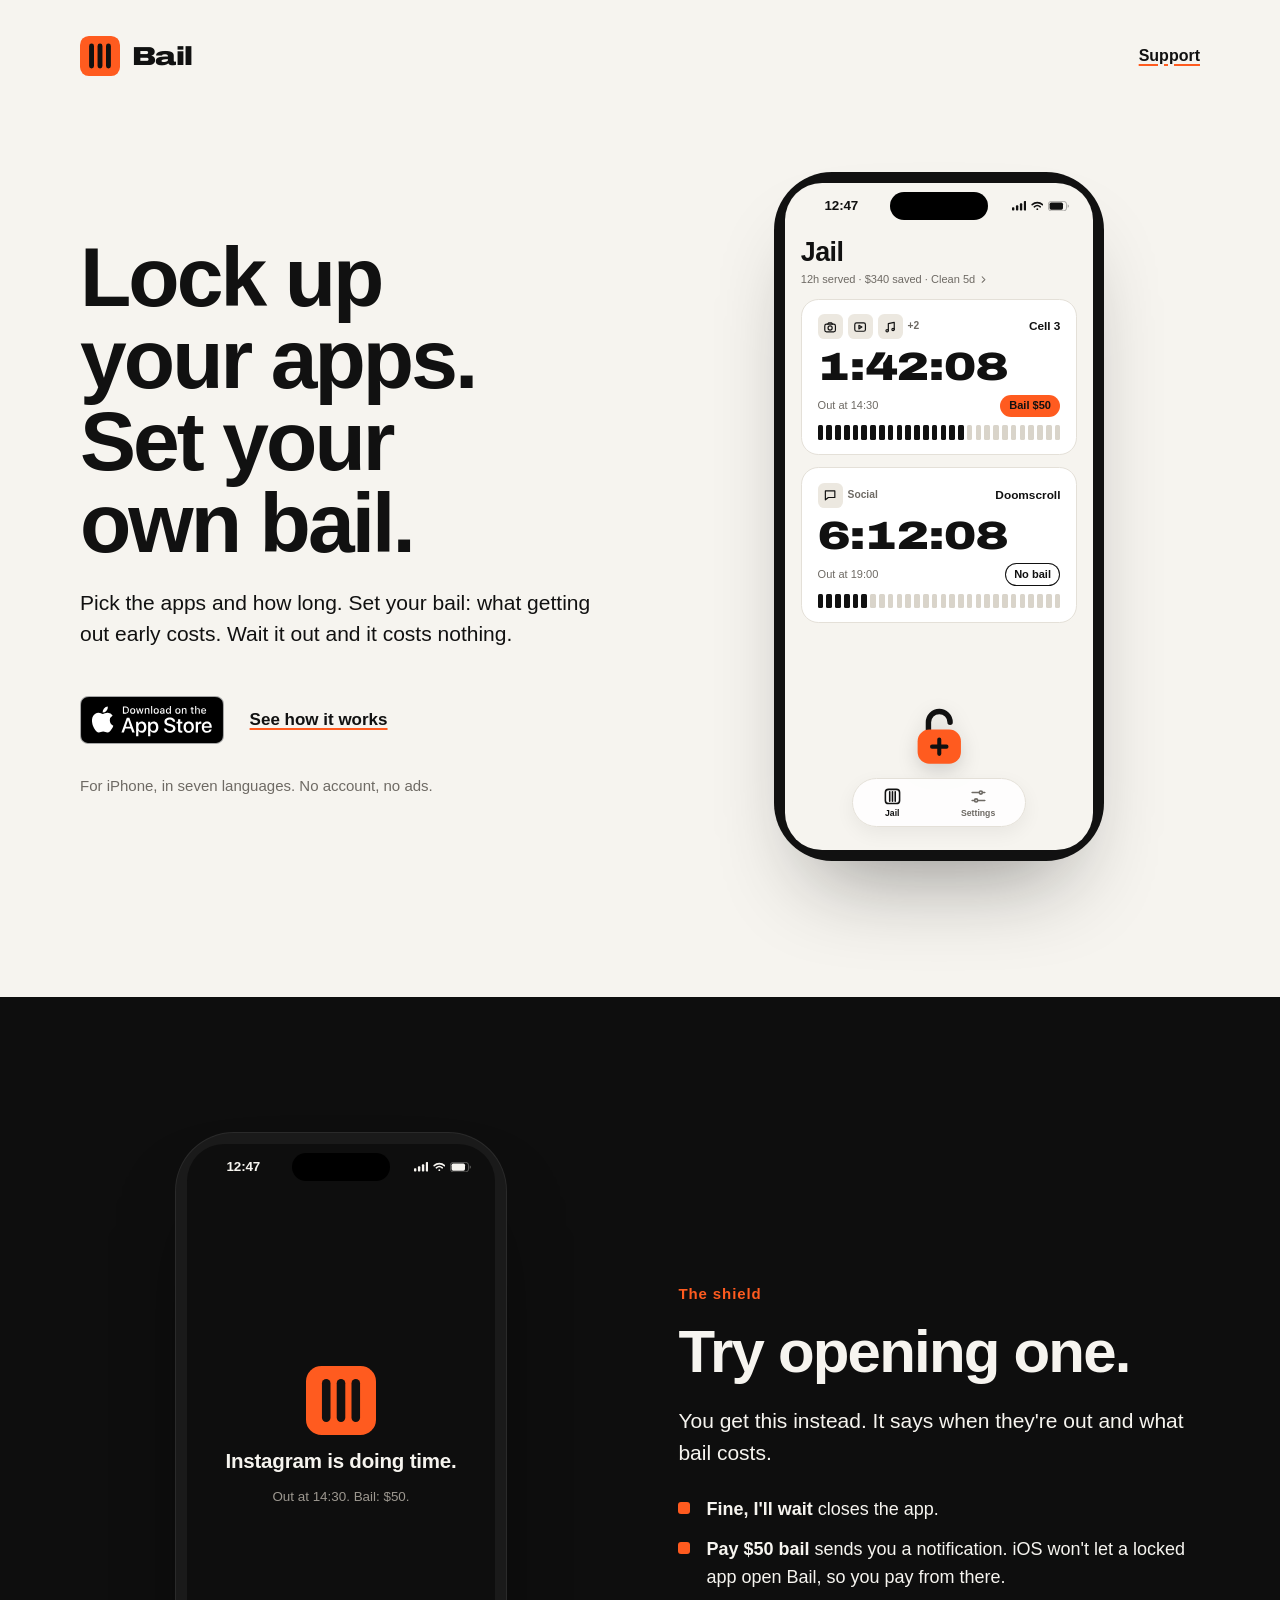
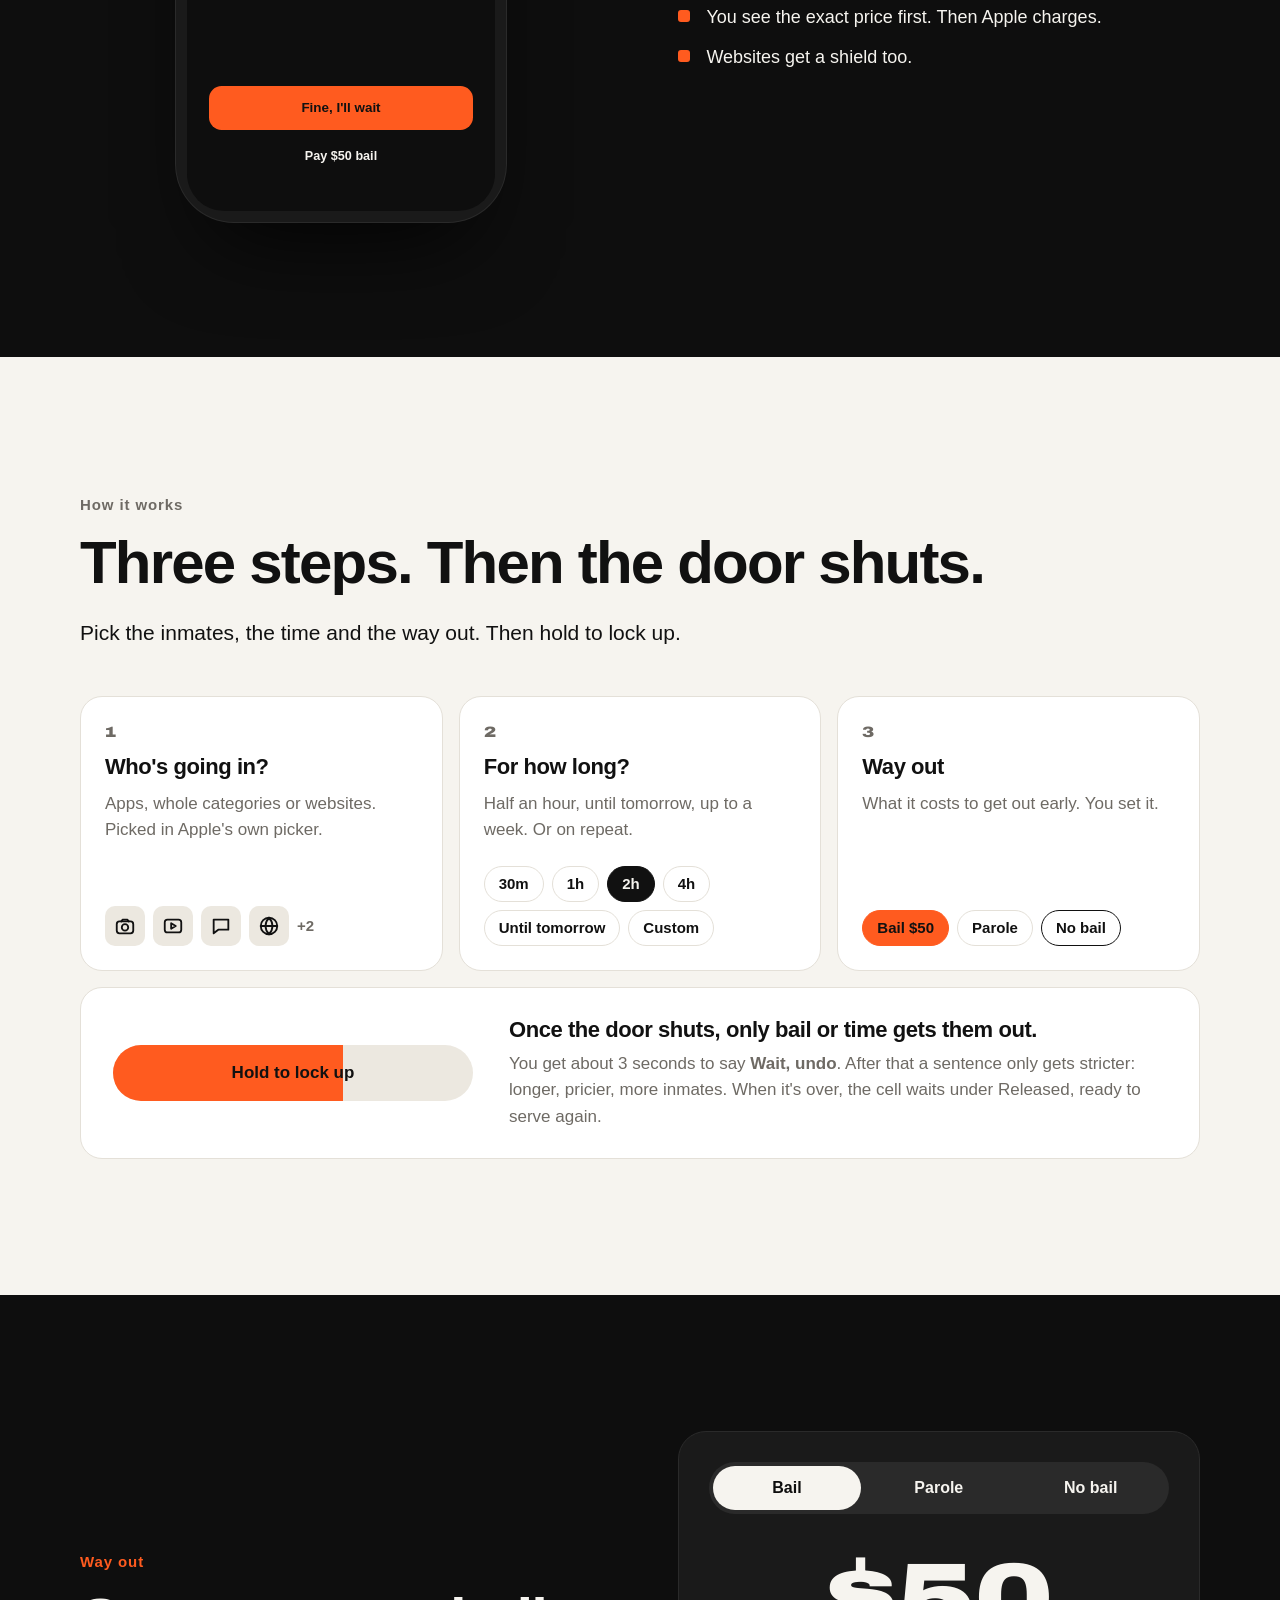
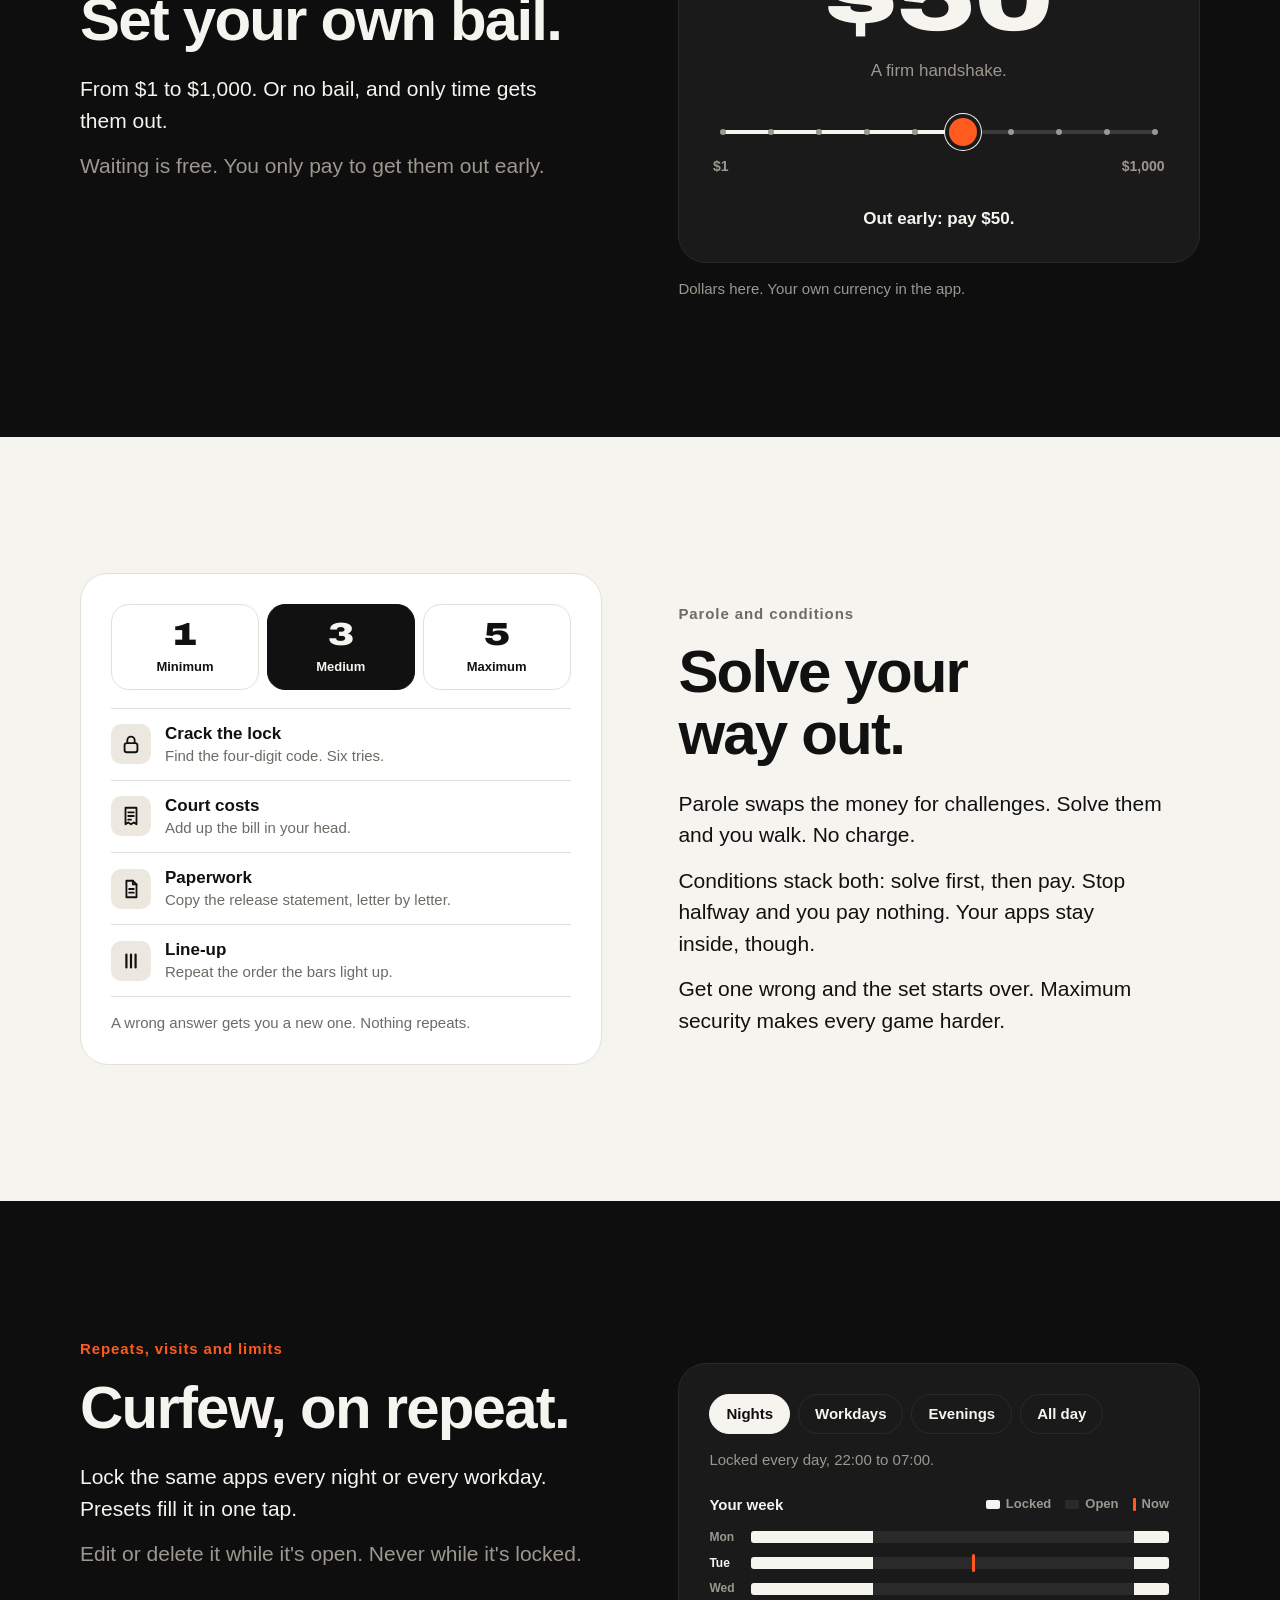
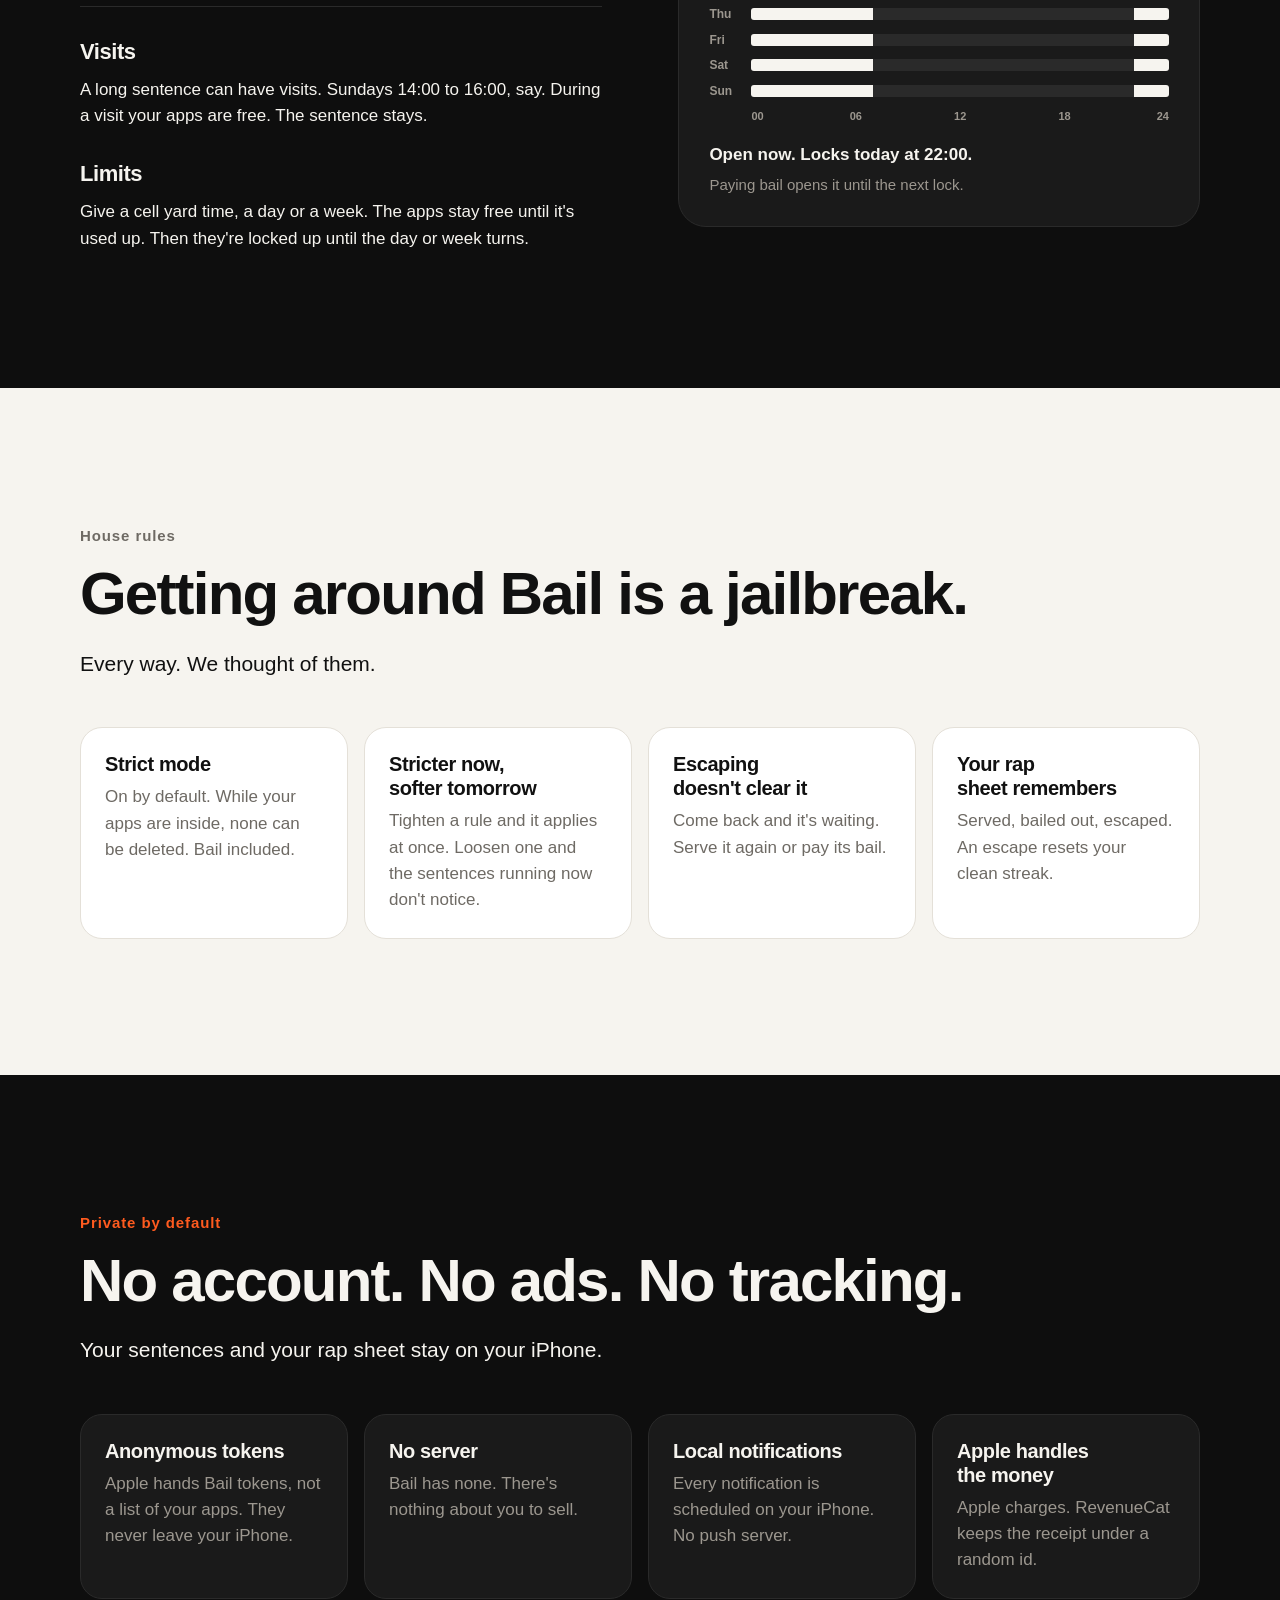
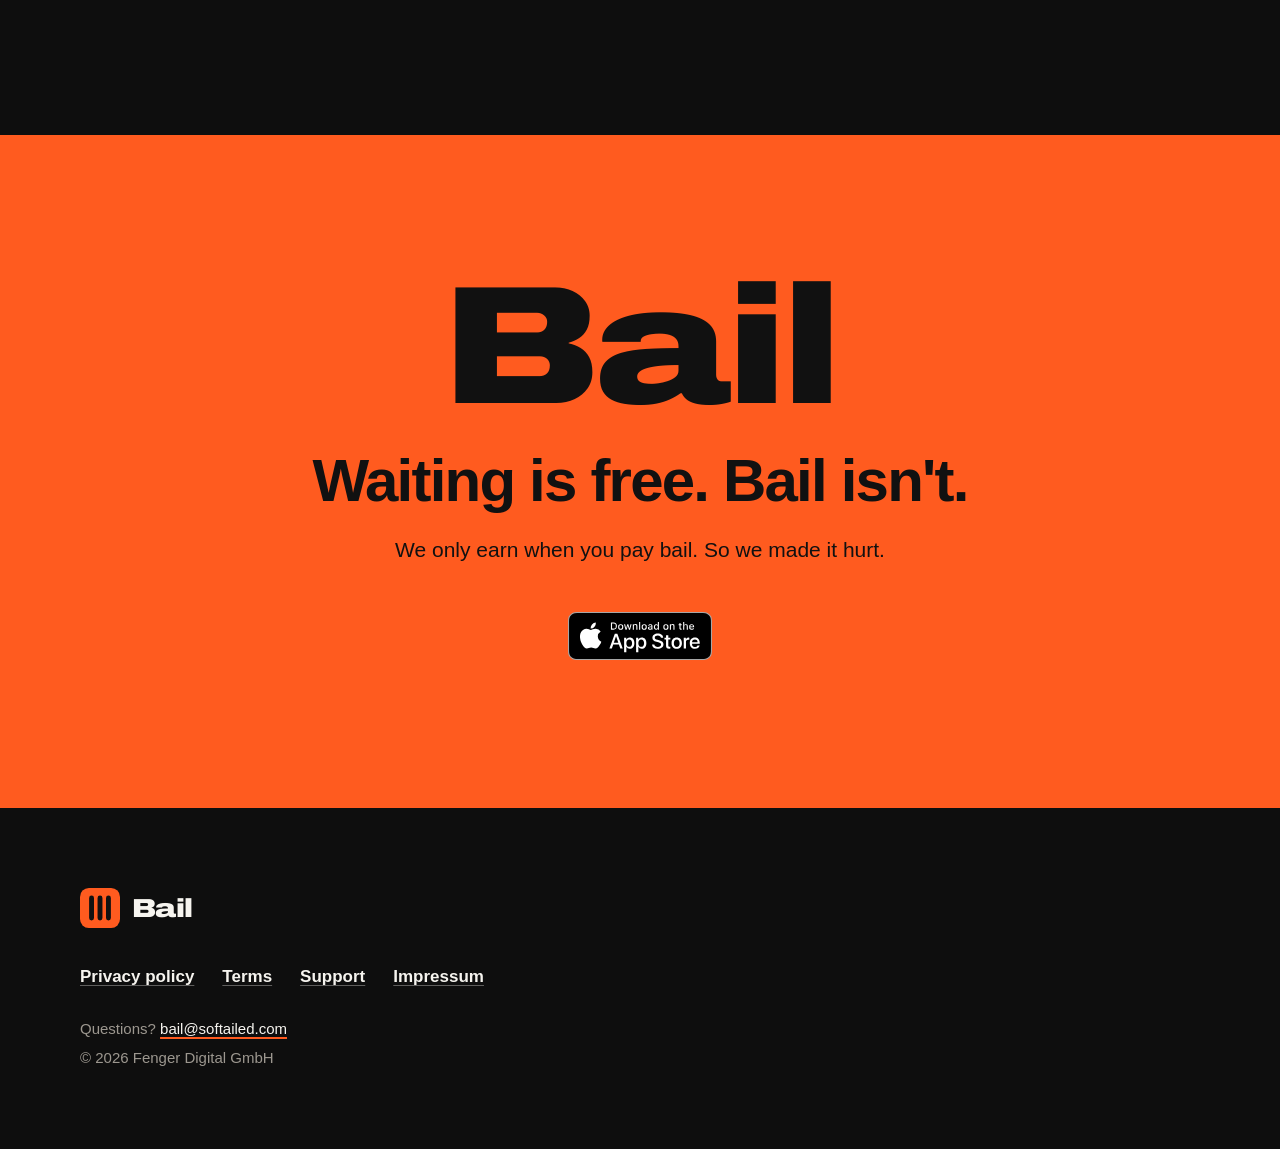
<file: index.html>
<!DOCTYPE html>
<html lang="en">
<head>
<meta charset="utf-8">
<meta name="viewport" content="width=device-width, initial-scale=1">
<title>Bail: lock up your apps. Set your own bail.</title>
<meta name="description" content="Bail is an app blocker for iPhone with money on the line. Lock up apps, categories or websites for a set time. Getting out early costs a bail you set yourself. Waiting is free.">
<meta name="color-scheme" content="light">
<meta name="theme-color" content="#F6F4EF">
<meta property="og:title" content="Bail: lock up your apps. Set your own bail.">
<meta property="og:description" content="An app blocker for iPhone with money on the line. Waiting is free. Bail isn't.">
<meta property="og:type" content="website">
<meta property="og:url" content="https://bail.softailed.com/">
<meta property="og:image" content="https://bail.softailed.com/assets/icon-512.png">
<link rel="icon" href="assets/favicon-32.png" sizes="32x32" type="image/png">
<link rel="icon" href="assets/mark.svg" type="image/svg+xml">
<link rel="apple-touch-icon" href="assets/apple-touch-icon.png">
<link rel="stylesheet" href="style.css">
</head>
<body>

<!-- 01 HERO: the Jail tab ----------------------------------------------- -->
<section class="band light hero">
  <div class="wrap">
    <header class="topbar">
      <a class="brand" href="./" aria-label="Bail home"><img src="assets/mark.svg" alt="" width="40" height="40"><span class="word">Bail</span></a>
      <a class="toplink" href="support/">Support</a>
    </header>

    <div class="split">
      <div class="copy">
        <h1>Lock up your apps. Set your own bail.</h1>
        <p class="lead">Pick the apps and how long. Set your bail: what getting out early costs. Wait it out and it costs nothing.</p>
        <div class="cta">
          <a class="store" href="https://apps.apple.com/app/id6831612674" aria-label="Download Bail on the App Store"><img src="assets/download-on-the-app-store.svg" alt="Download on the App Store" width="144" height="48"></a>
          <a class="more" href="#how">See how it works</a>
        </div>
        <p class="note">For iPhone, in seven languages. No account, no ads.</p>
      </div>

      <div class="visual">
        <div class="phone" role="img" aria-label="The Jail tab in Bail. Cell 3 has 1 hour 42 minutes left, out at 14:30, bail 50 dollars. Doomscroll is out at 19:00, no bail.">
          <div class="screen light" aria-hidden="true">
            <div class="island"></div>
            <div class="sbar">
              <span data-clock>12:47</span>
              <span class="icons">
                <svg class="sig" viewBox="0 0 18 12" fill="currentColor"><rect x="0" y="8" width="3" height="4" rx="1"/><rect x="5" y="5.5" width="3" height="6.5" rx="1"/><rect x="10" y="3" width="3" height="9" rx="1"/><rect x="15" y="0" width="3" height="12" rx="1"/></svg>
                <svg class="wifi" viewBox="0 0 16 12" fill="none" stroke="currentColor" stroke-width="2" stroke-linecap="round"><path d="M1.5 4.6a9.5 9.5 0 0 1 13 0"/><path d="M4.2 7.4a5.6 5.6 0 0 1 7.6 0"/><circle cx="8" cy="10.3" r="1.2" fill="currentColor" stroke="none"/></svg>
                <svg class="bat" viewBox="0 0 27 13"><rect x="0.5" y="0.5" width="23" height="12" rx="3.5" fill="none" stroke="currentColor" opacity="0.4"/><rect x="2" y="2" width="17" height="9" rx="2" fill="currentColor"/><path d="M25 4.5v4c.8-.3 1.3-1.1 1.3-2s-.5-1.7-1.3-2z" fill="currentColor" opacity="0.4"/></svg>
              </span>
            </div>

            <div class="jail">
              <div>
                <div class="title">Jail</div>
                <div class="stats">12h served · $340 saved · Clean 5d <svg viewBox="0 0 24 24" fill="none" stroke="currentColor" stroke-width="2.2" stroke-linecap="round" stroke-linejoin="round"><path d="M9 6l6 6-6 6"/></svg></div>
              </div>

              <div class="mcard">
                <div class="mrow">
                  <div class="tiles">
                    <i><svg viewBox="0 0 24 24" fill="none" stroke="currentColor" stroke-width="2" stroke-linecap="round" stroke-linejoin="round"><rect x="3" y="7" width="18" height="13" rx="3"/><circle cx="12" cy="13.5" r="3.5"/><path d="M8 7l1.5-2h5L16 7"/></svg></i>
                    <i><svg viewBox="0 0 24 24" fill="none" stroke="currentColor" stroke-width="2" stroke-linecap="round" stroke-linejoin="round"><rect x="3" y="5" width="18" height="14" rx="3"/><path d="M10 9l5 3-5 3z"/></svg></i>
                    <i><svg viewBox="0 0 24 24" fill="none" stroke="currentColor" stroke-width="2" stroke-linecap="round" stroke-linejoin="round"><path d="M9 18V6l10-2v12"/><circle cx="7" cy="18" r="2"/><circle cx="17" cy="16" r="2"/></svg></i>
                    <span>+2</span>
                  </div>
                  <span class="cname">Cell 3</span>
                </div>
                <div class="count" data-count="cell3">1:42:10</div>
                <div class="mrow">
                  <span class="outat">Out at 14:30</span>
                  <span class="chip">Bail $50</span>
                </div>
                <div class="ticks" data-ticks="cell3"><i class="on"></i><i class="on"></i><i class="on"></i><i class="on"></i><i class="on"></i><i class="on"></i><i class="on"></i><i class="on"></i><i class="on"></i><i class="on"></i><i class="on"></i><i class="on"></i><i class="on"></i><i class="on"></i><i class="on"></i><i class="on"></i><i class="on"></i><i></i><i></i><i></i><i></i><i></i><i></i><i></i><i></i><i></i><i></i><i></i></div>
              </div>

              <div class="mcard">
                <div class="mrow">
                  <div class="tiles">
                    <i><svg viewBox="0 0 24 24" fill="none" stroke="currentColor" stroke-width="2" stroke-linecap="round" stroke-linejoin="round"><path d="M4 5h16v11H9l-5 4z"/></svg></i>
                    <span>Social</span>
                  </div>
                  <span class="cname">Doomscroll</span>
                </div>
                <div class="count" data-count="doom">6:12:10</div>
                <div class="mrow">
                  <span class="outat">Out at 19:00</span>
                  <span class="chip nobail">No bail</span>
                </div>
                <div class="ticks" data-ticks="doom"><i class="on"></i><i class="on"></i><i class="on"></i><i class="on"></i><i class="on"></i><i class="on"></i><i></i><i></i><i></i><i></i><i></i><i></i><i></i><i></i><i></i><i></i><i></i><i></i><i></i><i></i><i></i><i></i><i></i><i></i><i></i><i></i><i></i><i></i></div>
              </div>
            </div>

            <svg class="lockbtn" viewBox="0 0 112 132"><path d="M32 64V40a24 24 0 0 1 48 0" fill="none" stroke="#111111" stroke-width="12" stroke-linecap="round"/><rect x="8" y="56" width="96" height="76" rx="26" fill="#FF5B1F"/><path d="M56 78v32M40 94h32" fill="none" stroke="#111111" stroke-width="9" stroke-linecap="round"/></svg>

            <div class="tabbar">
              <span class="on"><svg viewBox="0 0 24 24" fill="none" stroke="currentColor" stroke-width="2" stroke-linecap="round"><rect x="3" y="3" width="18" height="18" rx="4"/><path d="M8.5 6v12M12 6v12M15.5 6v12"/></svg>Jail</span>
              <span><svg viewBox="0 0 24 24" fill="none" stroke="currentColor" stroke-width="2" stroke-linecap="round"><path d="M4 7h9M17 7h3M4 17h3M11 17h9"/><circle cx="15" cy="7" r="2"/><circle cx="9" cy="17" r="2"/></svg>Settings</span>
            </div>
          </div>
        </div>
      </div>
    </div>
  </div>
</section>

<main>

<!-- 02 THE SHIELD ------------------------------------------------------- -->
<section class="band dark">
  <div class="wrap split rev">
    <div class="copy">
      <p class="eyebrow">The shield</p>
      <h2>Try opening one.</h2>
      <p class="lead">You get this instead. It says when they're out and what bail costs.</p>
      <ul class="facts">
        <li><span class="ui">Fine, I'll wait</span> closes the app.</li>
        <li><span class="ui">Pay $50 bail</span> sends you a notification. iOS won't let a locked app open Bail, so you pay from there.</li>
        <li>You see the exact price first. Then Apple charges.</li>
        <li>Websites get a shield too.</li>
      </ul>
    </div>

    <div class="visual">
      <div class="phone" role="img" aria-label="The shield on a locked app. Instagram is doing time. Out at 14:30. Bail: 50 dollars. Buttons: Fine, I'll wait, and Pay 50 dollars bail.">
        <div class="screen dark" aria-hidden="true">
          <div class="island"></div>
          <div class="sbar">
            <span data-clock>12:47</span>
            <span class="icons">
              <svg class="sig" viewBox="0 0 18 12" fill="currentColor"><rect x="0" y="8" width="3" height="4" rx="1"/><rect x="5" y="5.5" width="3" height="6.5" rx="1"/><rect x="10" y="3" width="3" height="9" rx="1"/><rect x="15" y="0" width="3" height="12" rx="1"/></svg>
              <svg class="wifi" viewBox="0 0 16 12" fill="none" stroke="currentColor" stroke-width="2" stroke-linecap="round"><path d="M1.5 4.6a9.5 9.5 0 0 1 13 0"/><path d="M4.2 7.4a5.6 5.6 0 0 1 7.6 0"/><circle cx="8" cy="10.3" r="1.2" fill="currentColor" stroke="none"/></svg>
              <svg class="bat" viewBox="0 0 27 13"><rect x="0.5" y="0.5" width="23" height="12" rx="3.5" fill="none" stroke="currentColor" opacity="0.4"/><rect x="2" y="2" width="17" height="9" rx="2" fill="currentColor"/><path d="M25 4.5v4c.8-.3 1.3-1.1 1.3-2s-.5-1.7-1.3-2z" fill="currentColor" opacity="0.4"/></svg>
            </span>
          </div>
          <div class="shield">
            <div class="mid">
              <img src="assets/mark.svg" alt="" width="88" height="88">
              <div class="stitle">Instagram is doing time.</div>
              <div class="ssub">Out at 14:30. Bail: $50.</div>
            </div>
            <div class="btns">
              <div class="sbtn">Fine, I'll wait</div>
              <div class="sbtn plain">Pay $50 bail</div>
            </div>
          </div>
        </div>
      </div>
    </div>
  </div>
</section>

<!-- 03 HOW IT WORKS ----------------------------------------------------- -->
<section class="band light" id="how">
  <div class="wrap">
    <p class="eyebrow">How it works</p>
    <h2>Three steps. Then the door shuts.</h2>
    <p class="lead">Pick the inmates, the time and the way out. Then hold to lock up.</p>

    <div class="steps">
      <div class="step">
        <span class="n">1</span>
        <h3>Who's going in?</h3>
        <p>Apps, whole categories or websites. Picked in Apple's own picker.</p>
        <div class="viz" aria-hidden="true">
          <i><svg viewBox="0 0 24 24" fill="none" stroke="currentColor" stroke-width="2" stroke-linecap="round" stroke-linejoin="round"><rect x="3" y="7" width="18" height="13" rx="3"/><circle cx="12" cy="13.5" r="3.5"/><path d="M8 7l1.5-2h5L16 7"/></svg></i>
          <i><svg viewBox="0 0 24 24" fill="none" stroke="currentColor" stroke-width="2" stroke-linecap="round" stroke-linejoin="round"><rect x="3" y="5" width="18" height="14" rx="3"/><path d="M10 9l5 3-5 3z"/></svg></i>
          <i><svg viewBox="0 0 24 24" fill="none" stroke="currentColor" stroke-width="2" stroke-linecap="round" stroke-linejoin="round"><path d="M4 5h16v11H9l-5 4z"/></svg></i>
          <i><svg viewBox="0 0 24 24" fill="none" stroke="currentColor" stroke-width="2" stroke-linecap="round" stroke-linejoin="round"><circle cx="12" cy="12" r="9"/><path d="M3 12h18M12 3c2.5 2.6 3.8 5.6 3.8 9s-1.3 6.4-3.8 9c-2.5-2.6-3.8-5.6-3.8-9S9.5 5.6 12 3z"/></svg></i>
          <span class="plus">+2</span>
        </div>
      </div>
      <div class="step">
        <span class="n">2</span>
        <h3>For how long?</h3>
        <p>Half an hour, until tomorrow, up to a week. Or on repeat.</p>
        <div class="viz" aria-hidden="true">
          <span class="dchip">30m</span><span class="dchip">1h</span><span class="dchip on">2h</span><span class="dchip">4h</span><span class="dchip">Until tomorrow</span><span class="dchip">Custom</span>
        </div>
      </div>
      <div class="step">
        <span class="n">3</span>
        <h3>Way out</h3>
        <p>What it costs to get out early. You set it.</p>
        <div class="viz" aria-hidden="true">
          <span class="dchip bail">Bail $50</span><span class="dchip">Parole</span><span class="dchip out">No bail</span>
        </div>
      </div>
    </div>

    <div class="hold">
      <div class="holdbtn" aria-hidden="true"><span>Hold to lock up</span></div>
      <div>
        <h3>Once the door shuts, only bail or time gets them out.</h3>
        <p>You get about 3 seconds to say <span class="ui">Wait, undo</span>. After that a sentence only gets stricter: longer, pricier, more inmates. When it's over, the cell waits under Released, ready to serve again.</p>
      </div>
    </div>
  </div>
</section>

<!-- 04 SET YOUR OWN BAIL (demo) ------------------------------------------ -->
<section class="band dark">
  <div class="wrap split">
    <div class="copy">
      <p class="eyebrow">Way out</p>
      <h2>Set your own bail.</h2>
      <p class="lead">From $1 to $1,000. Or no bail, and only time gets them out.</p>
      <p class="lead soft">Waiting is free. You only pay to get them out early.</p>
    </div>

    <div class="visual">
      <div class="panel wayout" id="wayout">
        <div class="seg" role="tablist" aria-label="Way out">
          <button type="button" role="tab" id="tab-bail" aria-selected="true" aria-controls="wo-stage" data-tab="bail">Bail</button>
          <button type="button" role="tab" id="tab-parole" aria-selected="false" aria-controls="wo-stage" data-tab="parole" tabindex="-1">Parole</button>
          <button type="button" role="tab" id="tab-none" aria-selected="false" aria-controls="wo-stage" data-tab="none" tabindex="-1">No bail</button>
        </div>
        <div class="stage" id="wo-stage" role="tabpanel" aria-labelledby="tab-bail">
          <div class="bigamt" id="wo-big" style="--w: 2.42">$50</div>
          <div class="amtline" id="wo-line">A firm handshake.</div>
        </div>
        <div class="ctl" id="wo-slider">
          <div class="range" id="wo-range" style="--p: 0.5556">
            <div class="track"></div>
            <div class="fill"></div>
            <div class="stops" aria-hidden="true"><i style="left: 0%"></i><i style="left: 11.1111%"></i><i style="left: 22.2222%"></i><i style="left: 33.3333%"></i><i style="left: 44.4444%"></i><i style="left: 55.5556%"></i><i style="left: 66.6667%"></i><i style="left: 77.7778%"></i><i style="left: 88.8889%"></i><i style="left: 100%"></i></div>
            <input type="range" id="wo-input" min="0" max="9" step="1" value="5" aria-label="Bail" aria-valuetext="$50. A firm handshake.">
          </div>
          <div class="ends" aria-hidden="true"><span>$1</span><span>$1,000</span></div>
        </div>
        <div class="ctl" id="wo-levels" hidden>
          <div class="label" id="wo-sec">Security</div>
          <div class="levels" role="group" aria-labelledby="wo-sec">
            <button type="button" aria-pressed="false" data-level="0">Minimum</button>
            <button type="button" aria-pressed="true" data-level="1">Medium</button>
            <button type="button" aria-pressed="false" data-level="2">Maximum</button>
          </div>
        </div>
        <p class="sum" id="wo-sum" aria-live="polite">Out early: pay $50.</p>
      </div>
      <p class="fine">Dollars here. Your own currency in the app.</p>
    </div>
  </div>
</section>

<!-- 05 PAROLE AND CONDITIONS --------------------------------------------- -->
<section class="band light">
  <div class="wrap split rev">
    <div class="copy">
      <p class="eyebrow">Parole and conditions</p>
      <h2>Solve your way out.</h2>
      <p class="lead">Parole swaps the money for challenges. Solve them and you walk. No charge.</p>
      <p class="lead">Conditions stack both: solve first, then pay. Stop halfway and you pay nothing. Your apps stay inside, though.</p>
      <p class="lead">Get one wrong and the set starts over. Maximum security makes every game harder.</p>
    </div>

    <div class="visual">
      <div class="panel">
        <div class="sec" aria-label="Security levels">
          <div><b>1</b><span>Minimum</span></div>
          <div class="on"><b>3</b><span>Medium</span></div>
          <div><b>5</b><span>Maximum</span></div>
        </div>
        <ul class="clist">
          <li>
            <i aria-hidden="true"><svg viewBox="0 0 24 24" fill="none" stroke="currentColor" stroke-width="2" stroke-linecap="round" stroke-linejoin="round"><rect x="5" y="11" width="14" height="10" rx="2.5"/><path d="M8 11V8a4 4 0 0 1 8 0v3"/></svg></i>
            <div><b>Crack the lock</b><span>Find the four-digit code. Six tries.</span></div>
          </li>
          <li>
            <i aria-hidden="true"><svg viewBox="0 0 24 24" fill="none" stroke="currentColor" stroke-width="2" stroke-linecap="round" stroke-linejoin="round"><path d="M6 3h12v18l-3-2-3 2-3-2-3 2z"/><path d="M9 8h6M9 12h6M9 16h3"/></svg></i>
            <div><b>Court costs</b><span>Add up the bill in your head.</span></div>
          </li>
          <li>
            <i aria-hidden="true"><svg viewBox="0 0 24 24" fill="none" stroke="currentColor" stroke-width="2" stroke-linecap="round" stroke-linejoin="round"><path d="M7 3h7l4 4v14H7z"/><path d="M14 3v4h4M10 12h5M10 16h5"/></svg></i>
            <div><b>Paperwork</b><span>Copy the release statement, letter by letter.</span></div>
          </li>
          <li>
            <i aria-hidden="true"><svg viewBox="0 0 24 24" fill="none" stroke="currentColor" stroke-width="2.4" stroke-linecap="round"><path d="M7 5v14M12 5v14M17 5v14"/></svg></i>
            <div><b>Line-up</b><span>Repeat the order the bars light up.</span></div>
          </li>
        </ul>
        <p class="cfoot">A wrong answer gets you a new one. Nothing repeats.</p>
      </div>
    </div>
  </div>
</section>

<!-- 06 REPEATS, VISITS AND LIMITS (demo) ----------------------------------------- -->
<section class="band dark">
  <div class="wrap split trio">
    <div class="copy">
      <p class="eyebrow">Repeats, visits and limits</p>
      <h2>Curfew, on repeat.</h2>
      <p class="lead">Lock the same apps every night or every workday. Presets fill it in one tap.</p>
      <p class="lead soft">Edit or delete it while it's open. Never while it's locked.</p>
    </div>

    <div class="visual">
      <div class="panel week" id="week">
        <div class="presets" role="group" aria-label="Presets">
          <button type="button" aria-pressed="true" data-preset="nights">Nights</button>
          <button type="button" aria-pressed="false" data-preset="work">Workdays</button>
          <button type="button" aria-pressed="false" data-preset="evenings">Evenings</button>
          <button type="button" aria-pressed="false" data-preset="allday">All day</button>
        </div>
        <p class="ptime" id="wk-time">Locked every day, 22:00 to 07:00.</p>
        <div class="whead">
          <b>Your week</b>
          <span class="legend" aria-hidden="true"><span><i class="lk"></i>Locked</span><span><i class="op"></i>Open</span><span><i class="nw"></i>Now</span></span>
        </div>
        <div class="wrows" id="wk-rows" aria-hidden="true">
          <div class="wrow"><b>Mon</b><div class="wbar" style="background: linear-gradient(to right, var(--srv) 0 29.1667%, var(--ctile) 0 91.6667%, var(--srv) 0)"></div></div>
          <div class="wrow today"><b>Tue</b><div class="wbar" style="background: linear-gradient(to right, var(--srv) 0 29.1667%, var(--ctile) 0 91.6667%, var(--srv) 0)"><span class="now"></span></div></div>
          <div class="wrow"><b>Wed</b><div class="wbar" style="background: linear-gradient(to right, var(--srv) 0 29.1667%, var(--ctile) 0 91.6667%, var(--srv) 0)"></div></div>
          <div class="wrow"><b>Thu</b><div class="wbar" style="background: linear-gradient(to right, var(--srv) 0 29.1667%, var(--ctile) 0 91.6667%, var(--srv) 0)"></div></div>
          <div class="wrow"><b>Fri</b><div class="wbar" style="background: linear-gradient(to right, var(--srv) 0 29.1667%, var(--ctile) 0 91.6667%, var(--srv) 0)"></div></div>
          <div class="wrow"><b>Sat</b><div class="wbar" style="background: linear-gradient(to right, var(--srv) 0 29.1667%, var(--ctile) 0 91.6667%, var(--srv) 0)"></div></div>
          <div class="wrow"><b>Sun</b><div class="wbar" style="background: linear-gradient(to right, var(--srv) 0 29.1667%, var(--ctile) 0 91.6667%, var(--srv) 0)"></div></div>
        </div>
        <div class="axis" aria-hidden="true"><span style="left: 0%">00</span><span style="left: 25%">06</span><span style="left: 50%">12</span><span style="left: 75%">18</span><span style="left: 100%">24</span></div>
        <p class="wstatus" id="wk-status" aria-live="polite">Open now. Locks today at 22:00.</p>
        <p class="wnote">Paying bail opens it until the next lock.</p>
      </div>
    </div>

    <div class="visits">
      <h3>Visits</h3>
      <p>A long sentence can have visits. Sundays 14:00 to 16:00, say. During a visit your apps are free. The sentence stays.</p>
      <h3>Limits</h3>
      <p>Give a cell yard time, a day or a week. The apps stay free until it's used up. Then they're locked up until the day or week turns.</p>
    </div>
  </div>
</section>

<!-- 08 HOUSE RULES -------------------------------------------------------- -->
<section class="band light">
  <div class="wrap">
    <p class="eyebrow">House rules</p>
    <h2>Getting around Bail is a jailbreak.</h2>
    <p class="lead">Every way. We thought of them.</p>
    <div class="cards">
      <div class="card">
        <h3>Strict mode</h3>
        <p>On by default. While your apps are inside, none can be deleted. Bail included.</p>
      </div>
      <div class="card">
        <h3>Stricter now, softer tomorrow</h3>
        <p>Tighten a rule and it applies at once. Loosen one and the sentences running now don't notice.</p>
      </div>
      <div class="card">
        <h3>Escaping doesn't clear it</h3>
        <p>Come back and it's waiting. Serve it again or pay its bail.</p>
      </div>
      <div class="card">
        <h3>Your rap sheet remembers</h3>
        <p>Served, bailed out, escaped. An escape resets your clean streak.</p>
      </div>
    </div>
  </div>
</section>

<!-- 09 PRIVATE BY DEFAULT ------------------------------------------------- -->
<section class="band dark">
  <div class="wrap">
    <p class="eyebrow">Private by default</p>
    <h2>No account. No ads. No tracking.</h2>
    <p class="lead">Your sentences and your rap sheet stay on your iPhone.</p>
    <div class="cards">
      <div class="card">
        <h3>Anonymous tokens</h3>
        <p>Apple hands Bail tokens, not a list of your apps. They never leave your iPhone.</p>
      </div>
      <div class="card">
        <h3>No server</h3>
        <p>Bail has none. There's nothing about you to sell.</p>
      </div>
      <div class="card">
        <h3>Local notifications</h3>
        <p>Every notification is scheduled on your iPhone. No push server.</p>
      </div>
      <div class="card">
        <h3>Apple handles the money</h3>
        <p>Apple charges. RevenueCat keeps the receipt under a random id.</p>
      </div>
    </div>
  </div>
</section>

<!-- 10 CLOSING ------------------------------------------------------------ -->
<section class="band orange closing">
  <div class="wrap">
    <div class="bigword" aria-hidden="true">Bail</div>
    <h2>Waiting is free. Bail isn't.</h2>
    <p class="lead">We only earn when you pay bail. So we made it hurt.</p>
    <div class="cta"><a class="store" href="https://apps.apple.com/app/id6831612674" aria-label="Download Bail on the App Store"><img src="assets/download-on-the-app-store.svg" alt="Download on the App Store" width="144" height="48"></a></div>
  </div>
</section>

</main>

<footer class="foot">
  <div class="wrap">
    <a class="brand" href="./" aria-label="Bail home"><img src="assets/mark.svg" alt="" width="40" height="40"><span class="word">Bail</span></a>
    <nav aria-label="Legal">
      <a href="privacy/">Privacy policy</a>
      <a href="terms/">Terms</a>
      <a href="support/">Support</a>
      <a href="impressum/">Impressum</a>
    </nav>
    <p class="small">Questions? <a href="mailto:bail@softailed.com">bail@softailed.com</a></p>
    <p class="small">&copy; 2026 Fenger Digital GmbH</p>
  </div>
</footer>

<script>
(function () {
  'use strict';

  function pad(n) { return n < 10 ? '0' + n : String(n); }
  function all(sel) { return Array.prototype.slice.call(document.querySelectorAll(sel)); }

  /* One clock for every phone on the page. Cell 3 runs 10:00 to 14:30 and the
     page opens with 1:42:10 left, so the status bars read 12:47 and the
     second cell, out at 19:00, has 6:12:10 left. */
  var opened = Date.now();
  var NOW0 = 12 * 3600 + 47 * 60 + 50;
  var cells = [
    { id: 'cell3', start: 10 * 3600, end: 14 * 3600 + 30 * 60 },
    { id: 'doom', start: 11 * 3600, end: 19 * 3600 }
  ];
  function hms(s) { return Math.floor(s / 3600) + ':' + pad(Math.floor(s / 60) % 60) + ':' + pad(s % 60); }
  function tick() {
    var now = NOW0 + Math.floor((Date.now() - opened) / 1000);
    all('[data-clock]').forEach(function (el) { el.textContent = pad(Math.floor(now / 3600) % 24) + ':' + pad(Math.floor(now / 60) % 60); });
    cells.forEach(function (c) {
      var left = Math.max(0, c.end - now);
      var count = document.querySelector('[data-count="' + c.id + '"]');
      if (count) count.textContent = hms(left);
      var served = Math.min(28, Math.floor(28 * (now - c.start) / (c.end - c.start)));
      all('[data-ticks="' + c.id + '"] i').forEach(function (t, i) { t.className = i < served ? 'on' : ''; });
    });
  }
  tick();
  setInterval(tick, 1000);

  /* Way out: the app's step 3, small. Bail has ten stops from $1 to $1,000,
     each with its own line; parole and no bail as in the app. */
  var LABELS = ['$1', '$2', '$5', '$10', '$20', '$50', '$100', '$200', '$500', '$1,000'];
  var LINES = [
    'A pinky promise.',
    'A double pinky promise.',
    'Cross your heart.',
    "Scout's honor.",
    'A handshake.',
    'A firm handshake.',
    'In writing.',
    'In writing, witnessed.',
    'Notarized.',
    'Carved in stone.'
  ];
  var LEVELS = [1, 3, 5];
  var wo = { tab: 'bail', index: 5, level: 1 }; // $50, the app's default bail
  var big = document.getElementById('wo-big');
  var line = document.getElementById('wo-line');
  var sum = document.getElementById('wo-sum');
  var stage = document.getElementById('wo-stage');
  var slider = document.getElementById('wo-slider');
  var levels = document.getElementById('wo-levels');
  var range = document.getElementById('wo-range');
  var input = document.getElementById('wo-input');
  var tabs = all('#wayout [role="tab"]');

  /* Archivo Expanded Black advance widths in em, so the amount always fits. */
  function emWidth(text) {
    var w = 0;
    for (var i = 0; i < text.length; i++) {
      var c = text.charAt(i);
      w += c === '$' ? 0.75 : c === ',' ? 0.39 : c === ' ' ? 0.3 : /[0-9]/.test(c) ? 0.82 : 0.68;
    }
    return w;
  }

  function renderWayOut() {
    var price = LABELS[wo.index];
    var n = LEVELS[wo.level];
    var text = price;
    var said = LINES[wo.index];
    var summary = 'Out early: pay ' + price + '.';
    if (wo.tab === 'parole') {
      text = String(n);
      said = (n === 1 ? 'Solve one' : 'Solve ' + n) + ' and you walk. No charge.';
      summary = 'Out early: solve ' + n + '. No charge.';
    } else if (wo.tab === 'none') {
      text = 'No bail';
      said = 'Only time gets them out.';
      summary = 'Out at 14:30. Not a minute sooner.';
    }
    big.textContent = text;
    big.style.setProperty('--w', String(Math.max(1.6, emWidth(text))));
    line.textContent = said;
    sum.textContent = summary;
    slider.hidden = wo.tab !== 'bail';
    levels.hidden = wo.tab !== 'parole';
    input.value = String(wo.index);
    input.setAttribute('aria-valuetext', price + '. ' + LINES[wo.index]);
    range.style.setProperty('--p', String(wo.index / 9));
    tabs.forEach(function (t) {
      var on = t.getAttribute('data-tab') === wo.tab;
      t.setAttribute('aria-selected', on ? 'true' : 'false');
      t.tabIndex = on ? 0 : -1;
      if (on) stage.setAttribute('aria-labelledby', t.id);
    });
    all('#wo-levels button').forEach(function (b, i) { b.setAttribute('aria-pressed', i === wo.level ? 'true' : 'false'); });
  }

  tabs.forEach(function (t, i) {
    t.addEventListener('click', function () { wo.tab = t.getAttribute('data-tab'); renderWayOut(); });
    t.addEventListener('keydown', function (e) {
      var step = e.key === 'ArrowRight' ? 1 : e.key === 'ArrowLeft' ? -1 : 0;
      if (!step) return;
      e.preventDefault();
      var next = tabs[(i + step + tabs.length) % tabs.length];
      wo.tab = next.getAttribute('data-tab');
      renderWayOut();
      next.focus();
    });
  });
  input.addEventListener('input', function () { wo.index = Number(input.value); renderWayOut(); });
  all('#wo-levels button').forEach(function (b) {
    b.addEventListener('click', function () { wo.level = Number(b.getAttribute('data-level')); renderWayOut(); });
  });
  renderWayOut();

  /* Repeats: the presets from the app, drawn on a week of half hours. The page
     pretends it is Tuesday, 12:47, like the phones above. */
  var DAYS = ['Monday', 'Tuesday', 'Wednesday', 'Thursday', 'Friday', 'Saturday', 'Sunday'];
  var TODAY = 1;
  var NOW_SLOT = 25;
  var EVERY = [1, 1, 1, 1, 1, 1, 1];
  var PRESETS = {
    nights: { from: 44, to: 14, days: EVERY, text: 'Locked every day, 22:00 to 07:00.' },
    work: { from: 18, to: 34, days: [1, 1, 1, 1, 1, 0, 0], text: 'Locked Monday to Friday, 09:00 to 17:00.' },
    evenings: { from: 36, to: 44, days: EVERY, text: 'Locked every day, 18:00 to 22:00.' },
    allday: { from: 0, to: 48, days: [1, 1, 1, 1, 1, 1, 0], text: 'Locked all day, Monday to Saturday.' }
  };
  var bars = all('#wk-rows .wbar');
  var wkTime = document.getElementById('wk-time');
  var wkStatus = document.getElementById('wk-status');
  var presetButtons = all('#week [data-preset]');

  function grid(p) {
    var g = [];
    var d, k;
    for (d = 0; d < 7; d++) { g.push([]); for (k = 0; k < 48; k++) g[d].push(false); }
    for (d = 0; d < 7; d++) {
      if (!p.days[d]) continue;
      if (p.from < p.to) {
        for (k = p.from; k < p.to; k++) g[d][k] = true;
      } else {
        for (k = p.from; k < 48; k++) g[d][k] = true;
        for (k = 0; k < p.to; k++) g[(d + 1) % 7][k] = true;
      }
    }
    return g;
  }
  function gradient(row) {
    var stops = [];
    var k = 0;
    while (k < 48) {
      var on = row[k];
      var end = k;
      while (end < 48 && row[end] === on) end++;
      stops.push((on ? 'var(--srv) ' : 'var(--ctile) ') + (k * 100 / 48).toFixed(4) + '% ' + (end * 100 / 48).toFixed(4) + '%');
      k = end;
    }
    return 'linear-gradient(to right, ' + stops.join(', ') + ')';
  }
  function when(slot) {
    var d = Math.floor(slot / 48) % 7;
    var k = slot % 48;
    var day = d === TODAY ? 'today' : d === (TODAY + 1) % 7 ? 'tomorrow' : DAYS[d];
    return day + ' at ' + pad(Math.floor(k / 2)) + ':' + (k % 2 ? '30' : '00');
  }
  function renderWeek(id) {
    var p = PRESETS[id];
    var g = grid(p);
    bars.forEach(function (bar, d) { bar.style.background = gradient(g[d]); });
    var start = TODAY * 48 + NOW_SLOT;
    var at = function (s) { return g[Math.floor(s / 48) % 7][s % 48]; };
    var locked = at(start);
    var change = -1;
    for (var k = 1; k <= 336; k++) { if (at(start + k) !== locked) { change = start + k; break; } }
    wkTime.textContent = p.text;
    wkStatus.textContent = (locked ? 'Locked now. Opens ' : 'Open now. Locks ') + (change < 0 ? 'never' : when(change)) + '.';
    presetButtons.forEach(function (b) { b.setAttribute('aria-pressed', b.getAttribute('data-preset') === id ? 'true' : 'false'); });
  }
  presetButtons.forEach(function (b) {
    b.addEventListener('click', function () { renderWeek(b.getAttribute('data-preset')); });
  });
  renderWeek('nights');
}());
</script>
</body>
</html>
</file>
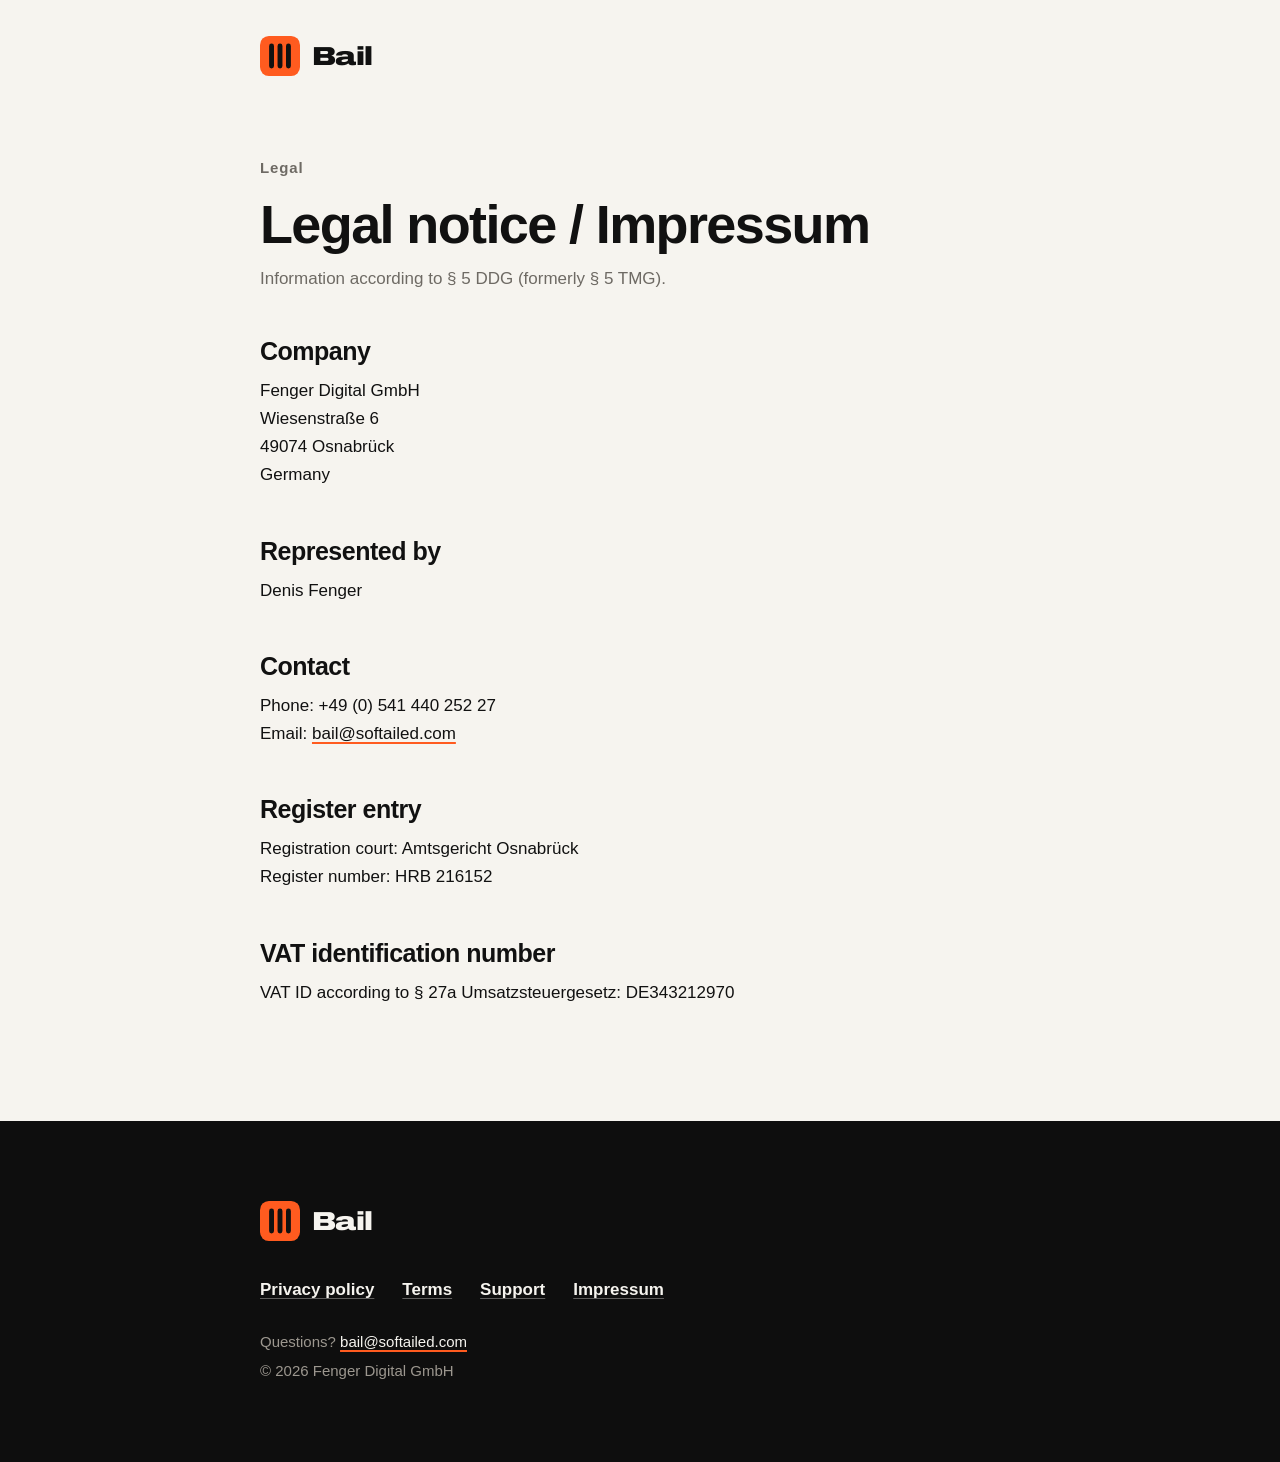
<file: impressum/index.html>
<!DOCTYPE html>
<html lang="en">
<head>
<meta charset="utf-8">
<meta name="viewport" content="width=device-width, initial-scale=1">
<title>Impressum · Bail</title>
<meta name="description" content="Legal notice (Impressum) for Bail, published by Fenger Digital GmbH, Osnabrück, Germany.">
<meta name="color-scheme" content="light dark">
<link rel="icon" href="../assets/favicon-32.png" sizes="32x32" type="image/png">
<link rel="icon" href="../assets/mark.svg" type="image/svg+xml">
<link rel="apple-touch-icon" href="../assets/apple-touch-icon.png">
<link rel="stylesheet" href="../style.css">
</head>
<body class="legal">

<header class="pagehead">
  <div class="wrap">
    <a class="brand" href="../" aria-label="Bail home"><img src="../assets/mark.svg" alt="" width="40" height="40"><span class="word">Bail</span></a>
    <p class="eyebrow">Legal</p>
    <h1>Legal notice / Impressum</h1>
    <p class="stamp">Information according to § 5 DDG (formerly § 5 TMG).</p>
  </div>
</header>

<main class="doc">
  <div class="wrap">
    <div class="prose">
      <h2>Company</h2>
      <p>
        Fenger Digital GmbH<br>
        Wiesenstraße 6<br>
        49074 Osnabrück<br>
        Germany
      </p>

      <h2>Represented by</h2>
      <p>Denis Fenger</p>

      <h2>Contact</h2>
      <p>
        Phone: +49 (0) 541 440 252 27<br>
        Email: <a href="mailto:bail@softailed.com">bail@softailed.com</a>
      </p>

      <h2>Register entry</h2>
      <p>
        Registration court: Amtsgericht Osnabrück<br>
        Register number: HRB 216152
      </p>

      <h2>VAT identification number</h2>
      <p>VAT ID according to § 27a Umsatzsteuergesetz: DE343212970</p>

      <!-- NO "Responsible for content" block, and this is deliberate rather
           than an oversight. § 18 Abs. 2 MStV attaches that named-person
           duty to journalistic or editorial content; these are the legal
           pages of an app blocker, which is not that. The liable party is
           the company, identified above. This mirrors the owner's standing
           decision on the Remsy, Pomini and Rally pages; do not add it back
           without that decision changing. -->
    </div>
  </div>
</main>

<footer class="foot">
  <div class="wrap">
    <a class="brand" href="../" aria-label="Bail home"><img src="../assets/mark.svg" alt="" width="40" height="40"><span class="word">Bail</span></a>
    <nav aria-label="Legal">
      <a href="../privacy/">Privacy policy</a>
      <a href="../terms/">Terms</a>
      <a href="../support/">Support</a>
      <a href="../impressum/">Impressum</a>
    </nav>
    <p class="small">Questions? <a href="mailto:bail@softailed.com">bail@softailed.com</a></p>
    <p class="small">&copy; 2026 Fenger Digital GmbH</p>
  </div>
</footer>

</body>
</html>
</file>
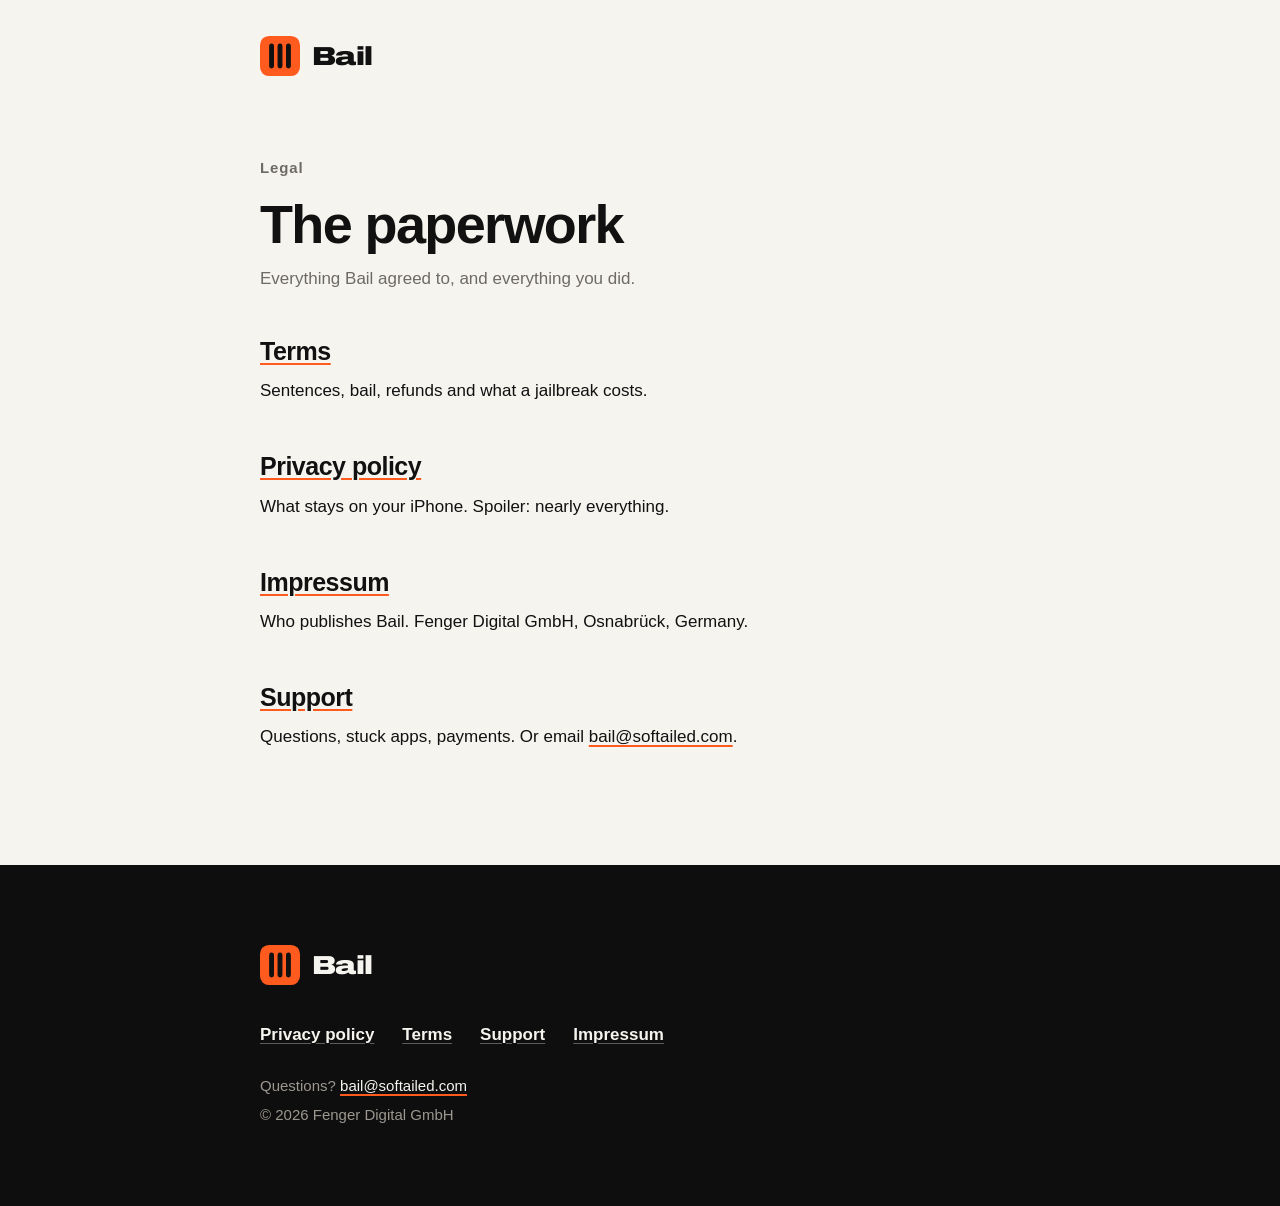
<file: legal/index.html>
<!DOCTYPE html>
<html lang="en">
<head>
<meta charset="utf-8">
<meta name="viewport" content="width=device-width, initial-scale=1">
<title>Legal · Bail</title>
<meta name="description" content="Terms, privacy policy and impressum for Bail, published by Fenger Digital GmbH, Osnabrück, Germany.">
<meta name="color-scheme" content="light dark">
<link rel="icon" href="../assets/favicon-32.png" sizes="32x32" type="image/png">
<link rel="icon" href="../assets/mark.svg" type="image/svg+xml">
<link rel="apple-touch-icon" href="../assets/apple-touch-icon.png">
<link rel="stylesheet" href="../style.css">
</head>
<body class="legal">

<header class="pagehead">
  <div class="wrap">
    <a class="brand" href="../" aria-label="Bail home"><img src="../assets/mark.svg" alt="" width="40" height="40"><span class="word">Bail</span></a>
    <p class="eyebrow">Legal</p>
    <h1>The paperwork</h1>
    <p class="stamp">Everything Bail agreed to, and everything you did.</p>
  </div>
</header>

<main class="doc">
  <div class="wrap">
    <div class="prose">
      <h2><a href="../terms/">Terms</a></h2>
      <p>Sentences, bail, refunds and what a jailbreak costs.</p>

      <h2><a href="../privacy/">Privacy policy</a></h2>
      <p>What stays on your iPhone. Spoiler: nearly everything.</p>

      <h2><a href="../impressum/">Impressum</a></h2>
      <p>Who publishes Bail. Fenger Digital GmbH, Osnabrück, Germany.</p>

      <h2><a href="../support/">Support</a></h2>
      <p>Questions, stuck apps, payments. Or email <a href="mailto:bail@softailed.com">bail@softailed.com</a>.</p>
    </div>
  </div>
</main>

<footer class="foot">
  <div class="wrap">
    <a class="brand" href="../" aria-label="Bail home"><img src="../assets/mark.svg" alt="" width="40" height="40"><span class="word">Bail</span></a>
    <nav aria-label="Legal">
      <a href="../privacy/">Privacy policy</a>
      <a href="../terms/">Terms</a>
      <a href="../support/">Support</a>
      <a href="../impressum/">Impressum</a>
    </nav>
    <p class="small">Questions? <a href="mailto:bail@softailed.com">bail@softailed.com</a></p>
    <p class="small">&copy; 2026 Fenger Digital GmbH</p>
  </div>
</footer>

</body>
</html>
</file>
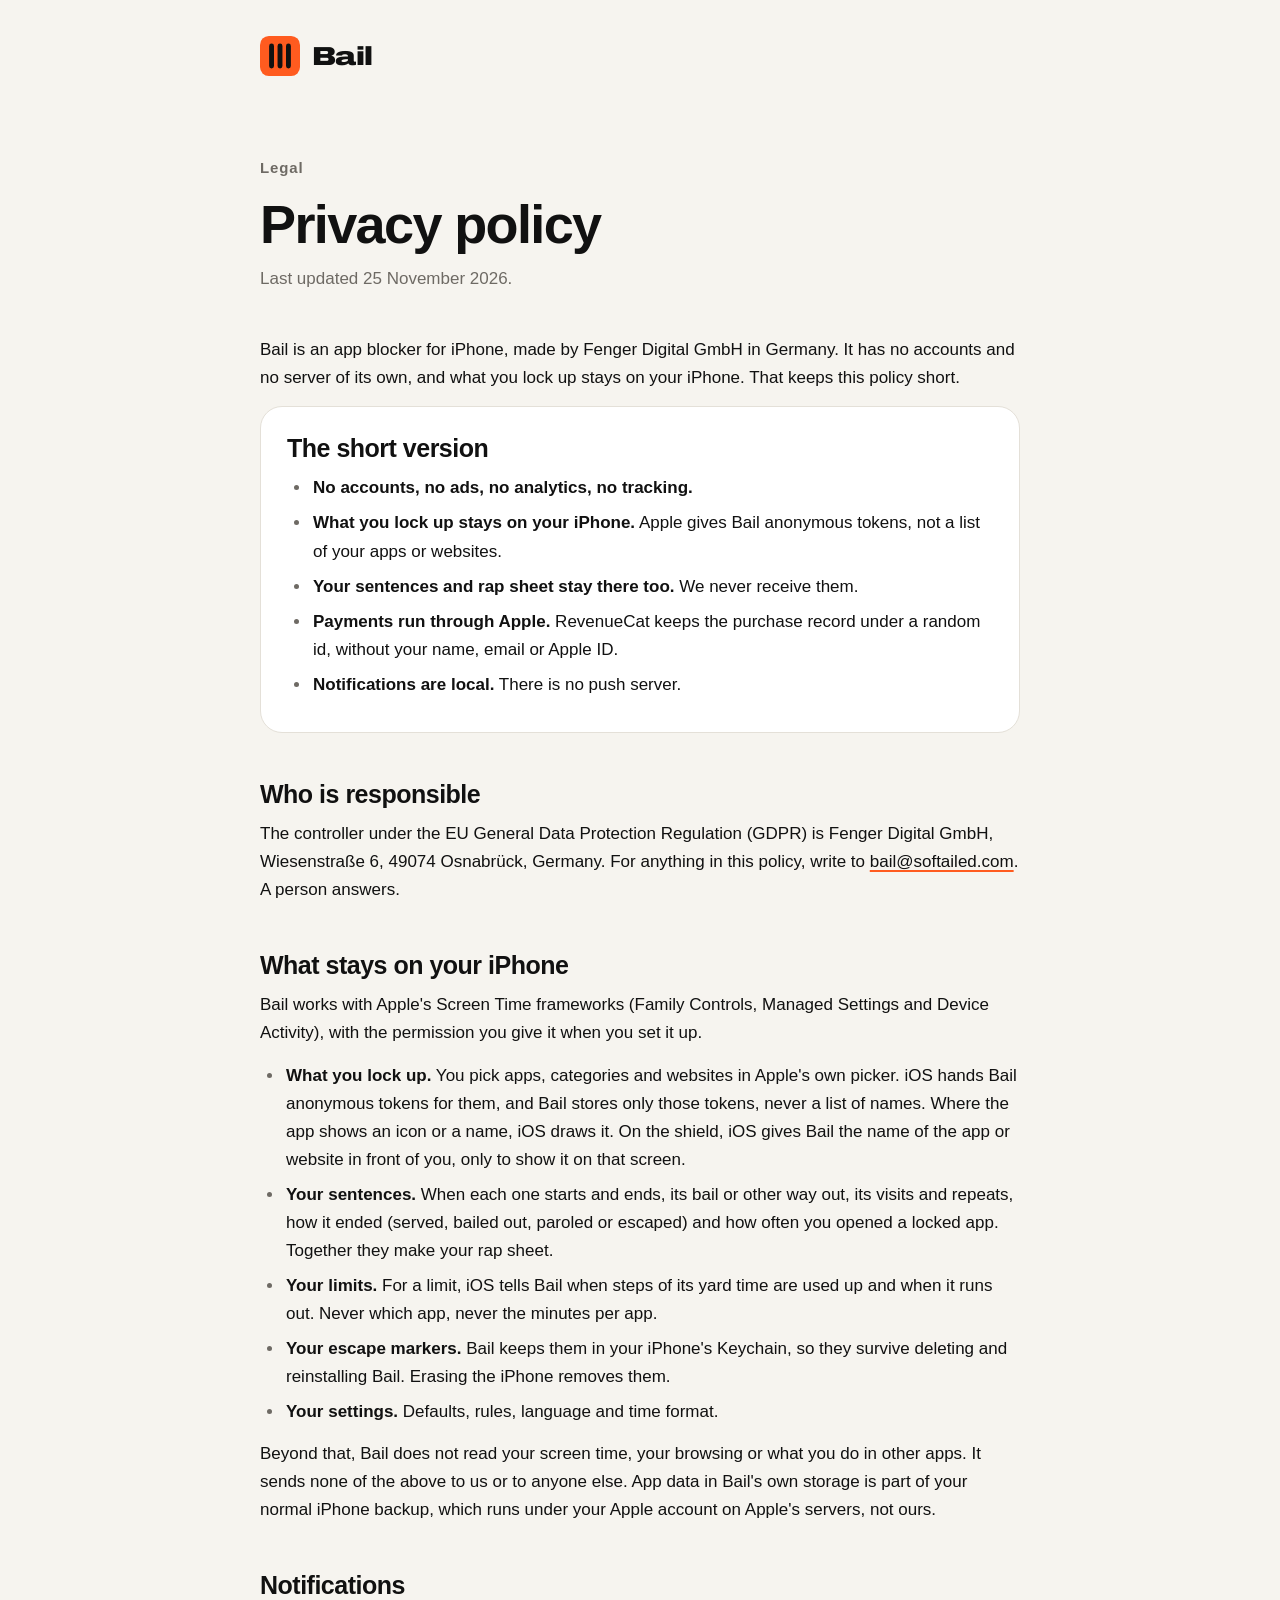
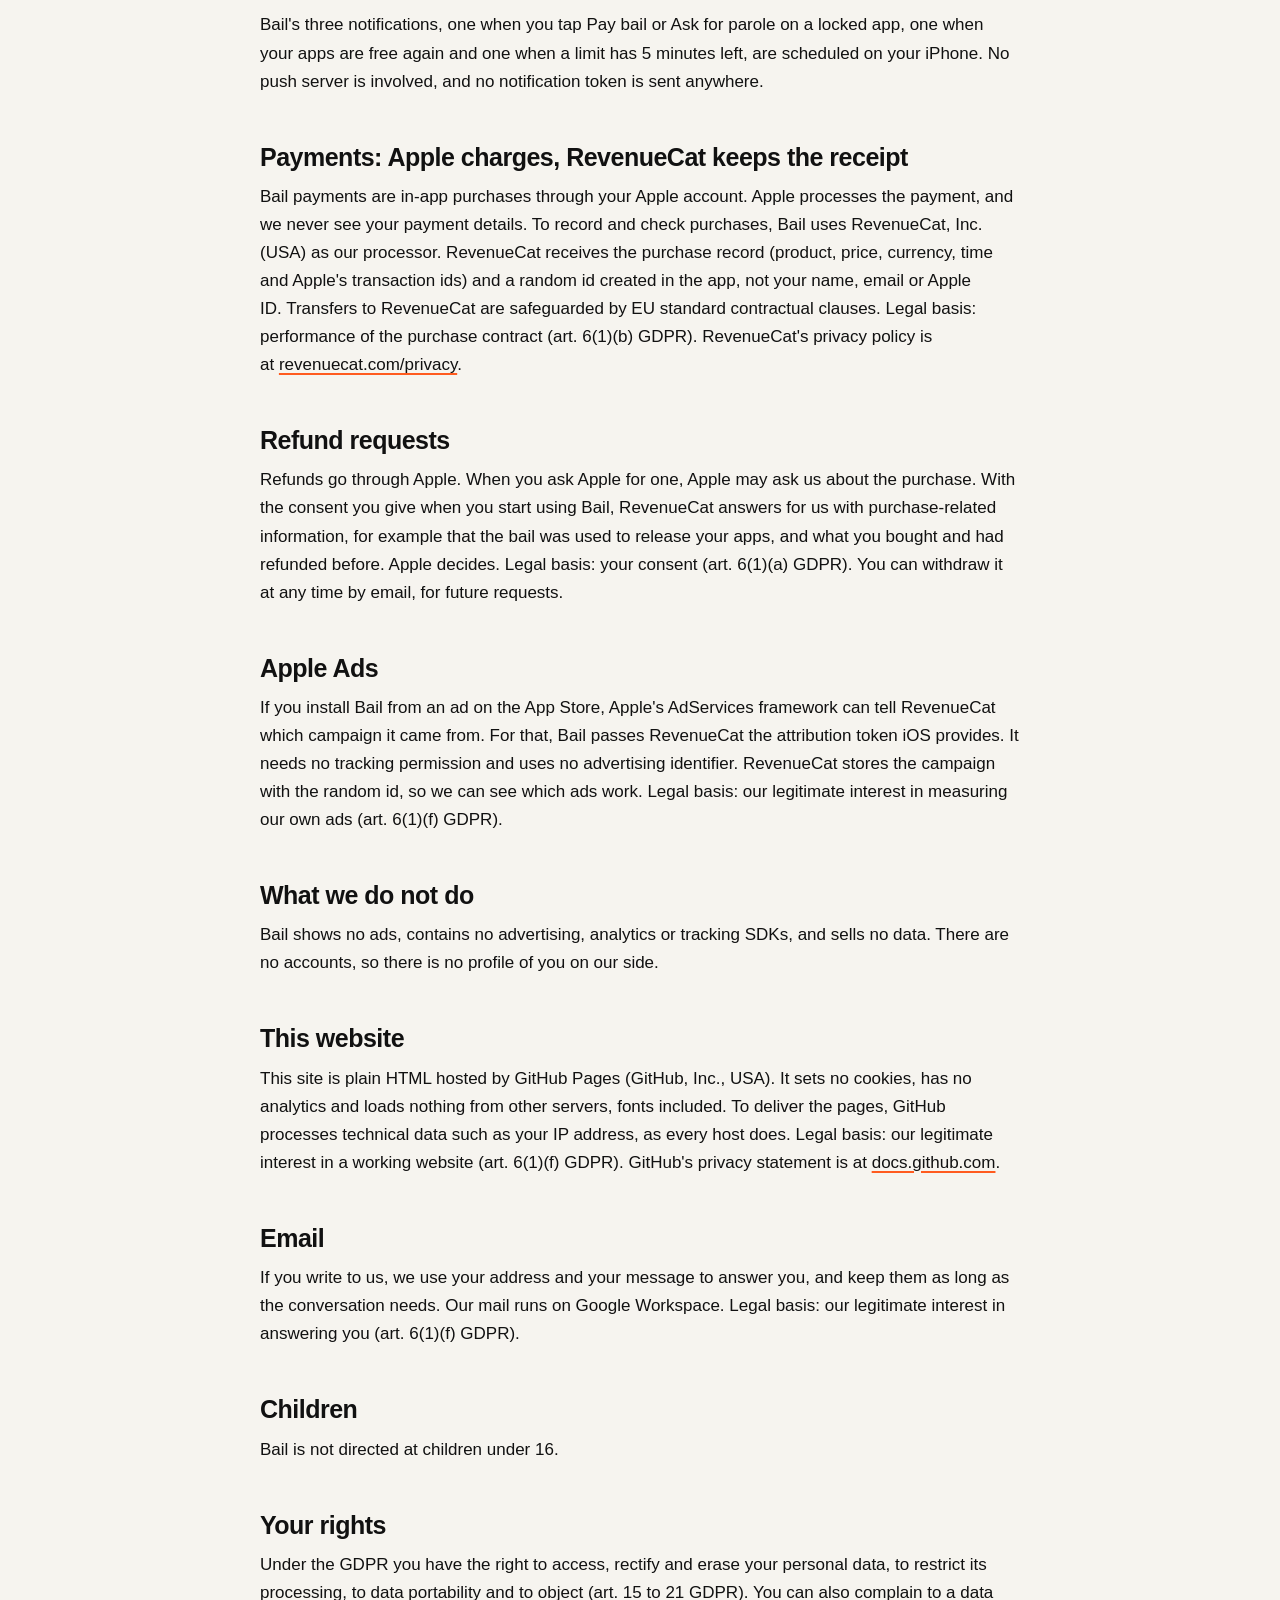
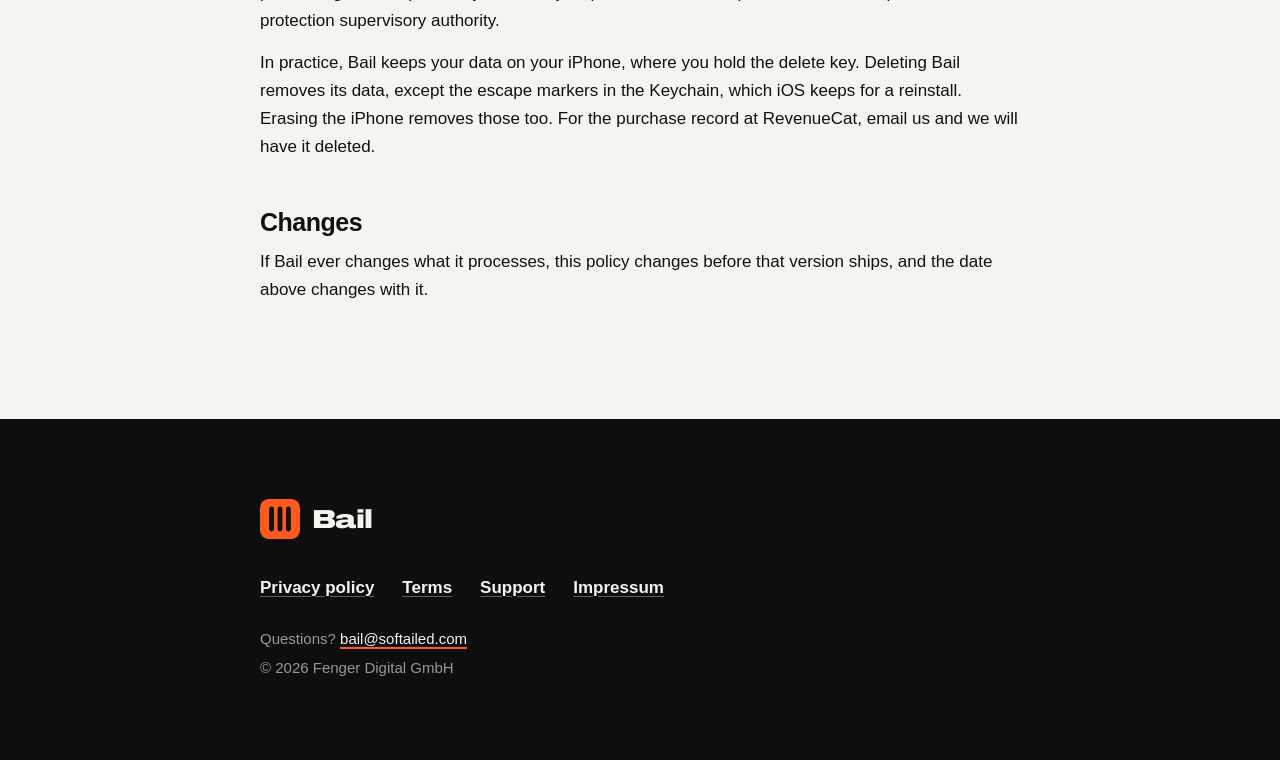
<file: privacy/index.html>
<!DOCTYPE html>
<html lang="en">
<head>
<meta charset="utf-8">
<meta name="viewport" content="width=device-width, initial-scale=1">
<title>Privacy policy · Bail</title>
<meta name="description" content="Bail's privacy policy. No accounts, no ads, no tracking. What you lock up stays on your iPhone.">
<meta name="color-scheme" content="light dark">
<link rel="icon" href="../assets/favicon-32.png" sizes="32x32" type="image/png">
<link rel="icon" href="../assets/mark.svg" type="image/svg+xml">
<link rel="apple-touch-icon" href="../assets/apple-touch-icon.png">
<link rel="stylesheet" href="../style.css">
</head>
<body class="legal">

<header class="pagehead">
  <div class="wrap">
    <a class="brand" href="../" aria-label="Bail home"><img src="../assets/mark.svg" alt="" width="40" height="40"><span class="word">Bail</span></a>
    <p class="eyebrow">Legal</p>
    <h1>Privacy policy</h1>
    <p class="stamp">Last updated 25 November 2026.</p>
  </div>
</header>

<main class="doc">
  <div class="wrap">
    <div class="prose">

      <p>Bail is an app blocker for iPhone, made by Fenger Digital GmbH in Germany. It has no accounts and no server of its own, and what you lock up stays on your iPhone. That keeps this policy short.</p>

      <div class="callout">
        <h2>The short version</h2>
        <ul>
          <li><strong>No accounts, no ads, no analytics, no tracking.</strong></li>
          <li><strong>What you lock up stays on your iPhone.</strong> Apple gives Bail anonymous tokens, not a list of your apps or websites.</li>
          <li><strong>Your sentences and rap sheet stay there too.</strong> We never receive them.</li>
          <li><strong>Payments run through Apple.</strong> RevenueCat keeps the purchase record under a random id, without your name, email or Apple ID.</li>
          <li><strong>Notifications are local.</strong> There is no push server.</li>
        </ul>
      </div>

      <h2>Who is responsible</h2>
      <p>The controller under the EU General Data Protection Regulation (GDPR) is Fenger Digital GmbH, Wiesenstraße 6, 49074 Osnabrück, Germany. For anything in this policy, write to <a href="mailto:bail@softailed.com">bail@softailed.com</a>. A person answers.</p>

      <h2>What stays on your iPhone</h2>
      <p>Bail works with Apple's Screen Time frameworks (Family Controls, Managed Settings and Device Activity), with the permission you give it when you set it up.</p>
      <ul>
        <li><strong>What you lock up.</strong> You pick apps, categories and websites in Apple's own picker. iOS hands Bail anonymous tokens for them, and Bail stores only those tokens, never a list of names. Where the app shows an icon or a name, iOS draws it. On the shield, iOS gives Bail the name of the app or website in front of you, only to show it on that screen.</li>
        <li><strong>Your sentences.</strong> When each one starts and ends, its bail or other way out, its visits and repeats, how it ended (served, bailed out, paroled or escaped) and how often you opened a locked app. Together they make your rap sheet.</li>
        <li><strong>Your limits.</strong> For a limit, iOS tells Bail when steps of its yard time are used up and when it runs out. Never which app, never the minutes per app.</li>
        <li><strong>Your escape markers.</strong> Bail keeps them in your iPhone's Keychain, so they survive deleting and reinstalling Bail. Erasing the iPhone removes them.</li>
        <li><strong>Your settings.</strong> Defaults, rules, language and time format.</li>
      </ul>
      <p>Beyond that, Bail does not read your screen time, your browsing or what you do in other apps. It sends none of the above to us or to anyone else. App data in Bail's own storage is part of your normal iPhone backup, which runs under your Apple account on Apple's servers, not ours.</p>

      <h2>Notifications</h2>
      <p>Bail's three notifications, one when you tap Pay bail or Ask for parole on a locked app, one when your apps are free again and one when a limit has 5 minutes left, are scheduled on your iPhone. No push server is involved, and no notification token is sent anywhere.</p>

      <h2>Payments: Apple charges, RevenueCat keeps the receipt</h2>
      <p>Bail payments are in-app purchases through your Apple account. Apple processes the payment, and we never see your payment details. To record and check purchases, Bail uses RevenueCat, Inc. (USA) as our processor. RevenueCat receives the purchase record (product, price, currency, time and Apple's transaction ids) and a random id created in the app, not your name, email or Apple ID. Transfers to RevenueCat are safeguarded by EU standard contractual clauses. Legal basis: performance of the purchase contract (art. 6(1)(b) GDPR). RevenueCat's privacy policy is at <a href="https://www.revenuecat.com/privacy" rel="noopener">revenuecat.com/privacy</a>.</p>

      <h2>Refund requests</h2>
      <p>Refunds go through Apple. When you ask Apple for one, Apple may ask us about the purchase. With the consent you give when you start using Bail, RevenueCat answers for us with purchase-related information, for example that the bail was used to release your apps, and what you bought and had refunded before. Apple decides. Legal basis: your consent (art. 6(1)(a) GDPR). You can withdraw it at any time by email, for future requests.</p>

      <h2>Apple Ads</h2>
      <p>If you install Bail from an ad on the App Store, Apple's AdServices framework can tell RevenueCat which campaign it came from. For that, Bail passes RevenueCat the attribution token iOS provides. It needs no tracking permission and uses no advertising identifier. RevenueCat stores the campaign with the random id, so we can see which ads work. Legal basis: our legitimate interest in measuring our own ads (art. 6(1)(f) GDPR).</p>

      <h2>What we do not do</h2>
      <p>Bail shows no ads, contains no advertising, analytics or tracking SDKs, and sells no data. There are no accounts, so there is no profile of you on our side.</p>

      <h2>This website</h2>
      <p>This site is plain HTML hosted by GitHub Pages (GitHub, Inc., USA). It sets no cookies, has no analytics and loads nothing from other servers, fonts included. To deliver the pages, GitHub processes technical data such as your IP address, as every host does. Legal basis: our legitimate interest in a working website (art. 6(1)(f) GDPR). GitHub's privacy statement is at <a href="https://docs.github.com/site-policy/privacy-policies/github-general-privacy-statement" rel="noopener">docs.github.com</a>.</p>

      <h2>Email</h2>
      <p>If you write to us, we use your address and your message to answer you, and keep them as long as the conversation needs. Our mail runs on Google Workspace. Legal basis: our legitimate interest in answering you (art. 6(1)(f) GDPR).</p>

      <h2>Children</h2>
      <p>Bail is not directed at children under 16.</p>

      <h2>Your rights</h2>
      <p>Under the GDPR you have the right to access, rectify and erase your personal data, to restrict its processing, to data portability and to object (art. 15 to 21 GDPR). You can also complain to a data protection supervisory authority.</p>
      <p>In practice, Bail keeps your data on your iPhone, where you hold the delete key. Deleting Bail removes its data, except the escape markers in the Keychain, which iOS keeps for a reinstall. Erasing the iPhone removes those too. For the purchase record at RevenueCat, email us and we will have it deleted.</p>

      <h2>Changes</h2>
      <p>If Bail ever changes what it processes, this policy changes before that version ships, and the date above changes with it.</p>

    </div>
  </div>
</main>

<footer class="foot">
  <div class="wrap">
    <a class="brand" href="../" aria-label="Bail home"><img src="../assets/mark.svg" alt="" width="40" height="40"><span class="word">Bail</span></a>
    <nav aria-label="Legal">
      <a href="../privacy/">Privacy policy</a>
      <a href="../terms/">Terms</a>
      <a href="../support/">Support</a>
      <a href="../impressum/">Impressum</a>
    </nav>
    <p class="small">Questions? <a href="mailto:bail@softailed.com">bail@softailed.com</a></p>
    <p class="small">&copy; 2026 Fenger Digital GmbH</p>
  </div>
</footer>

</body>
</html>
</file>
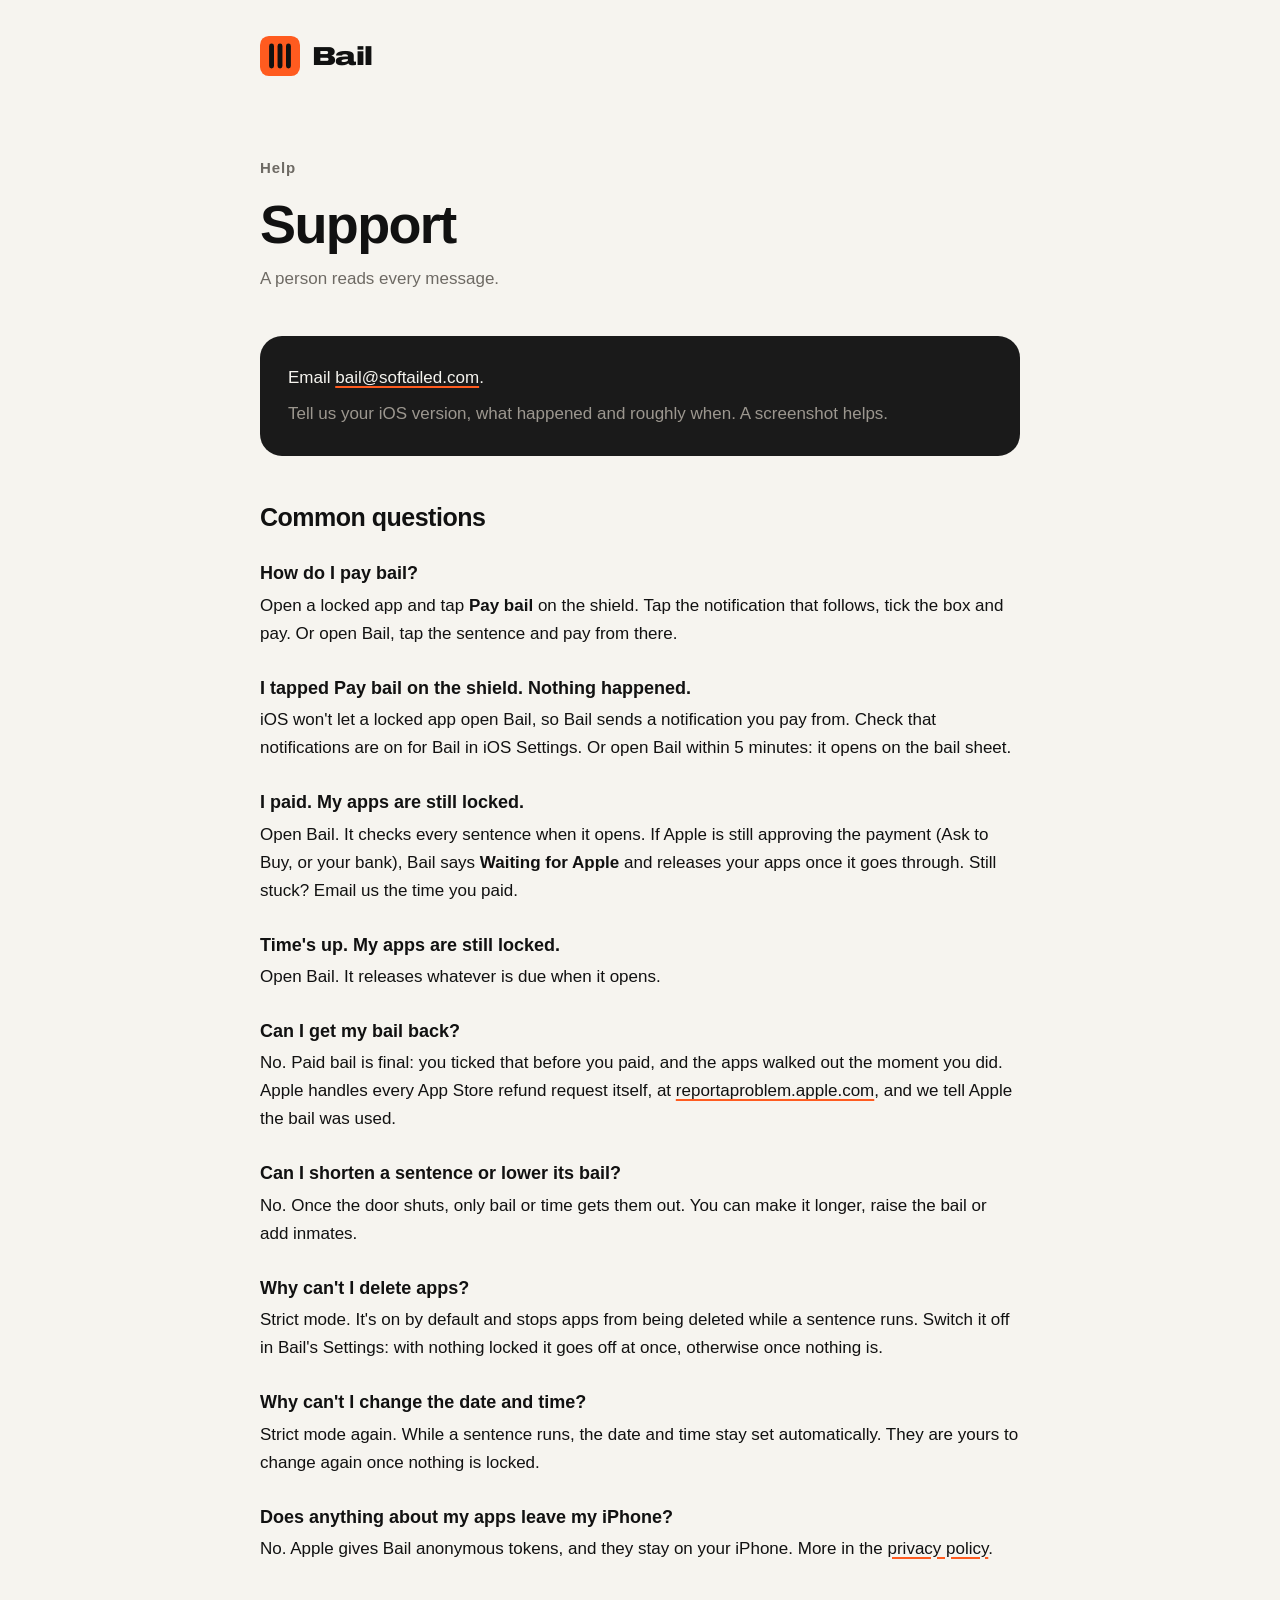
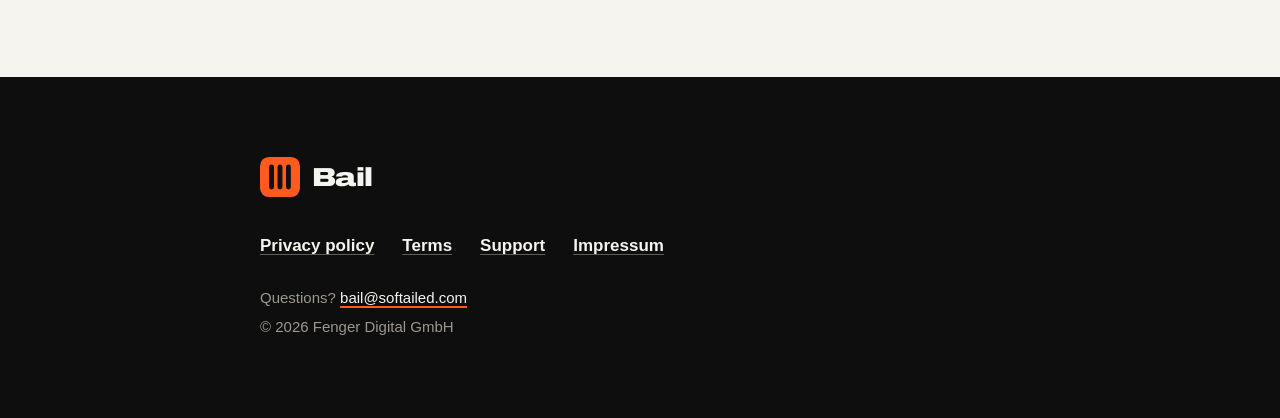
<file: support/index.html>
<!DOCTYPE html>
<html lang="en">
<head>
<meta charset="utf-8">
<meta name="viewport" content="width=device-width, initial-scale=1">
<title>Support · Bail</title>
<meta name="description" content="Help with Bail: paying bail, sentences that won't let go and refunds. Email bail@softailed.com.">
<meta name="color-scheme" content="light dark">
<link rel="icon" href="../assets/favicon-32.png" sizes="32x32" type="image/png">
<link rel="icon" href="../assets/mark.svg" type="image/svg+xml">
<link rel="apple-touch-icon" href="../assets/apple-touch-icon.png">
<link rel="stylesheet" href="../style.css">
</head>
<body class="legal">

<header class="pagehead">
  <div class="wrap">
    <a class="brand" href="../" aria-label="Bail home"><img src="../assets/mark.svg" alt="" width="40" height="40"><span class="word">Bail</span></a>
    <p class="eyebrow">Help</p>
    <h1>Support</h1>
    <p class="stamp">A person reads every message.</p>
  </div>
</header>

<main class="doc">
  <div class="wrap">
    <div class="prose">

      <div class="contact">
        <p>Email <a href="mailto:bail@softailed.com">bail@softailed.com</a>.</p>
        <p>Tell us your iOS version, what happened and roughly when. A screenshot helps.</p>
      </div>

      <h2>Common questions</h2>

      <h3>How do I pay bail?</h3>
      <p>Open a locked app and tap <strong>Pay bail</strong> on the shield. Tap the notification that follows, tick the box and pay. Or open Bail, tap the sentence and pay from there.</p>

      <h3>I tapped Pay bail on the shield. Nothing happened.</h3>
      <p>iOS won't let a locked app open Bail, so Bail sends a notification you pay from. Check that notifications are on for Bail in iOS Settings. Or open Bail within 5 minutes: it opens on the bail sheet.</p>

      <h3>I paid. My apps are still locked.</h3>
      <p>Open Bail. It checks every sentence when it opens. If Apple is still approving the payment (Ask to Buy, or your bank), Bail says <strong>Waiting for Apple</strong> and releases your apps once it goes through. Still stuck? Email us the time you paid.</p>

      <h3>Time's up. My apps are still locked.</h3>
      <p>Open Bail. It releases whatever is due when it opens.</p>

      <h3>Can I get my bail back?</h3>
      <p>No. Paid bail is final: you ticked that before you paid, and the apps walked out the moment you did. Apple handles every App Store refund request itself, at <a href="https://reportaproblem.apple.com" rel="noopener">reportaproblem.apple.com</a>, and we tell Apple the bail was used.</p>

      <h3>Can I shorten a sentence or lower its bail?</h3>
      <p>No. Once the door shuts, only bail or time gets them out. You can make it longer, raise the bail or add inmates.</p>

      <h3>Why can't I delete apps?</h3>
      <p>Strict mode. It's on by default and stops apps from being deleted while a sentence runs. Switch it off in Bail's Settings: with nothing locked it goes off at once, otherwise once nothing is.</p>

      <h3>Why can't I change the date and time?</h3>
      <p>Strict mode again. While a sentence runs, the date and time stay set automatically. They are yours to change again once nothing is locked.</p>

      <h3>Does anything about my apps leave my iPhone?</h3>
      <p>No. Apple gives Bail anonymous tokens, and they stay on your iPhone. More in the <a href="../privacy/">privacy policy</a>.</p>

    </div>
  </div>
</main>

<footer class="foot">
  <div class="wrap">
    <a class="brand" href="../" aria-label="Bail home"><img src="../assets/mark.svg" alt="" width="40" height="40"><span class="word">Bail</span></a>
    <nav aria-label="Legal">
      <a href="../privacy/">Privacy policy</a>
      <a href="../terms/">Terms</a>
      <a href="../support/">Support</a>
      <a href="../impressum/">Impressum</a>
    </nav>
    <p class="small">Questions? <a href="mailto:bail@softailed.com">bail@softailed.com</a></p>
    <p class="small">&copy; 2026 Fenger Digital GmbH</p>
  </div>
</footer>

</body>
</html>
</file>
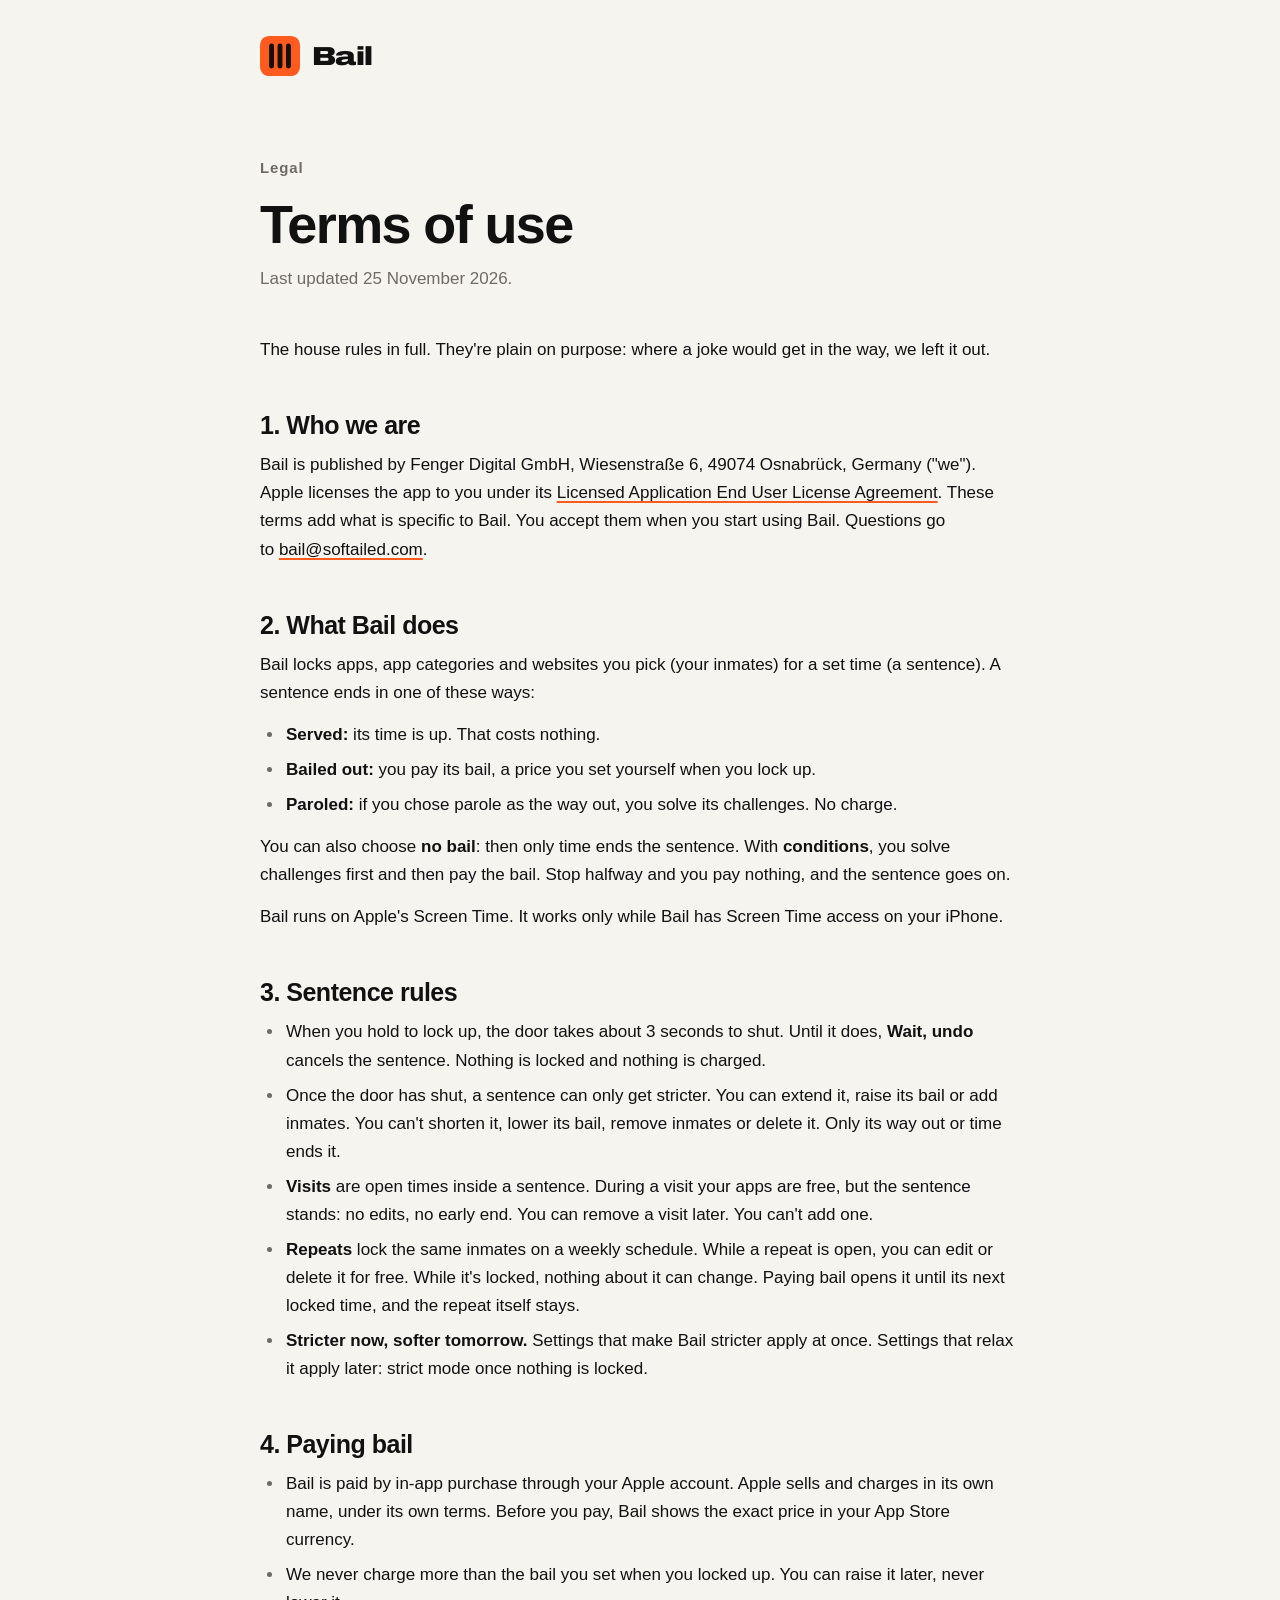
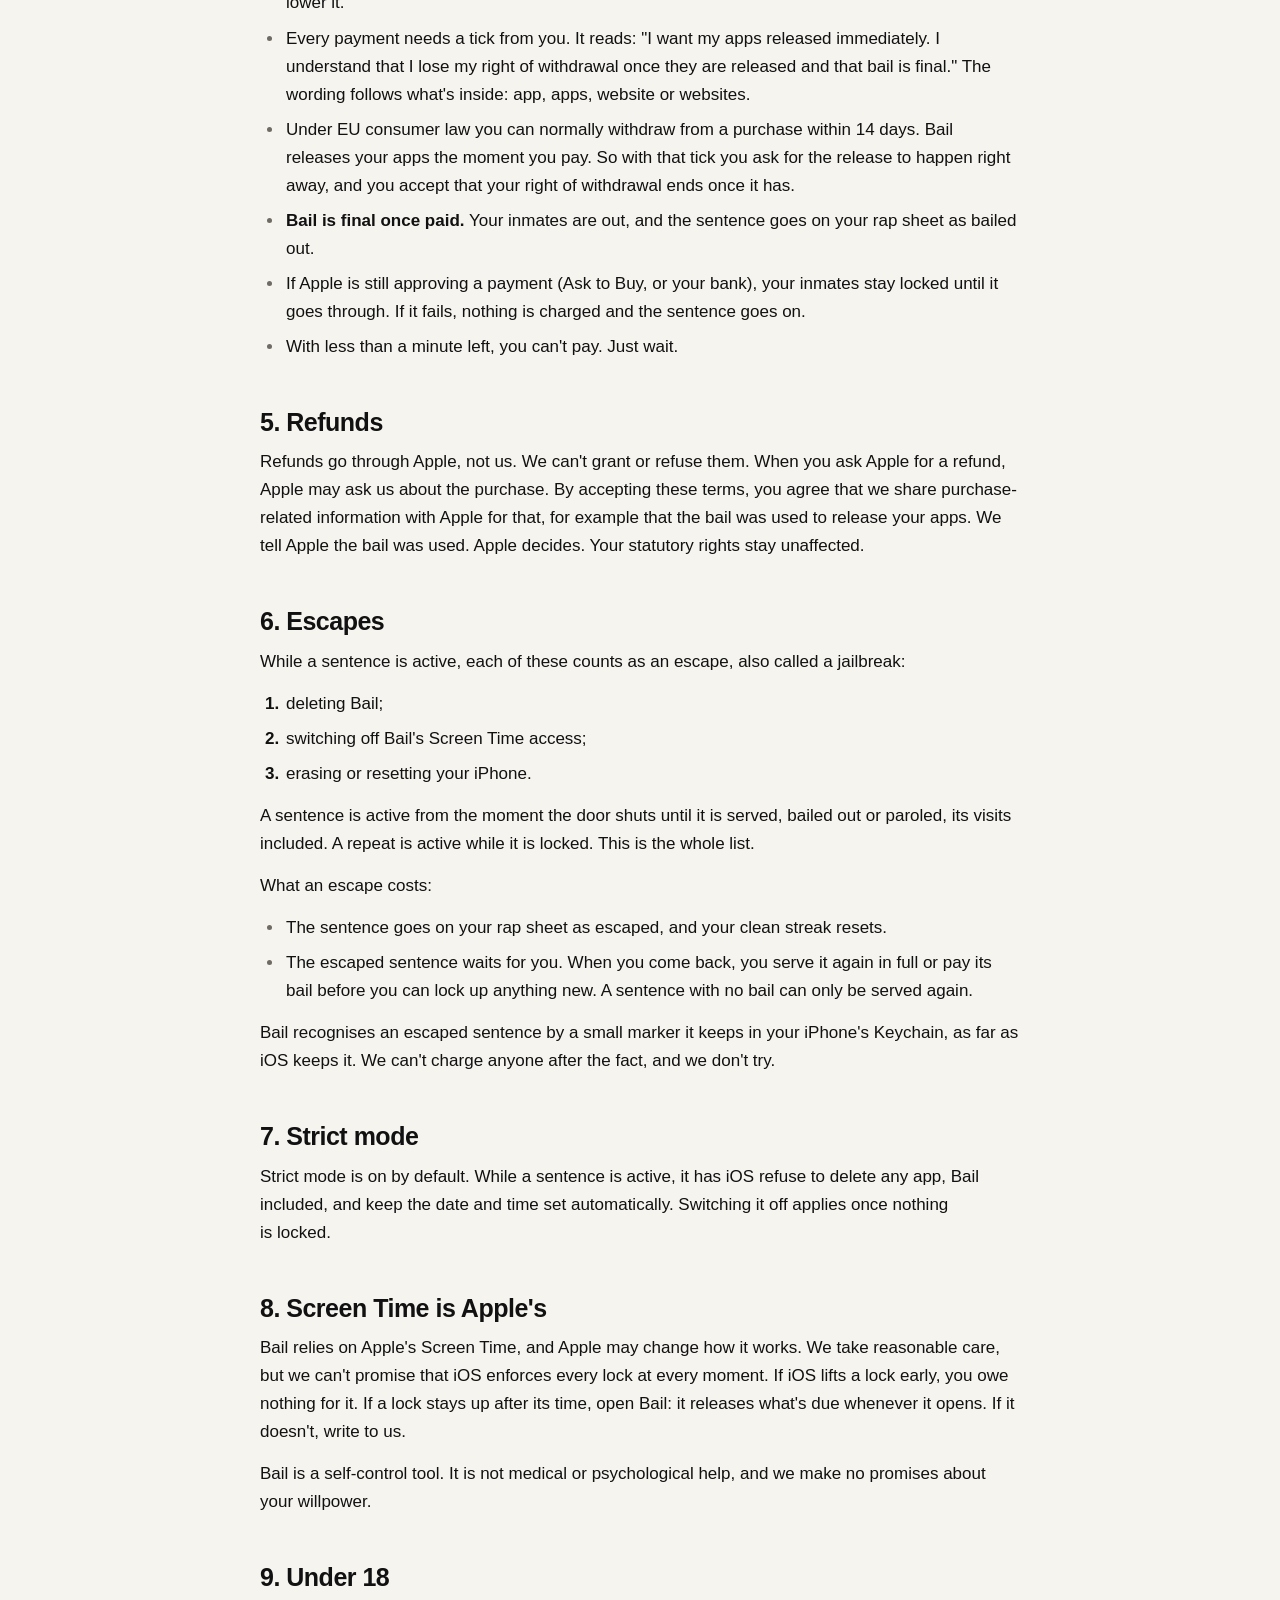
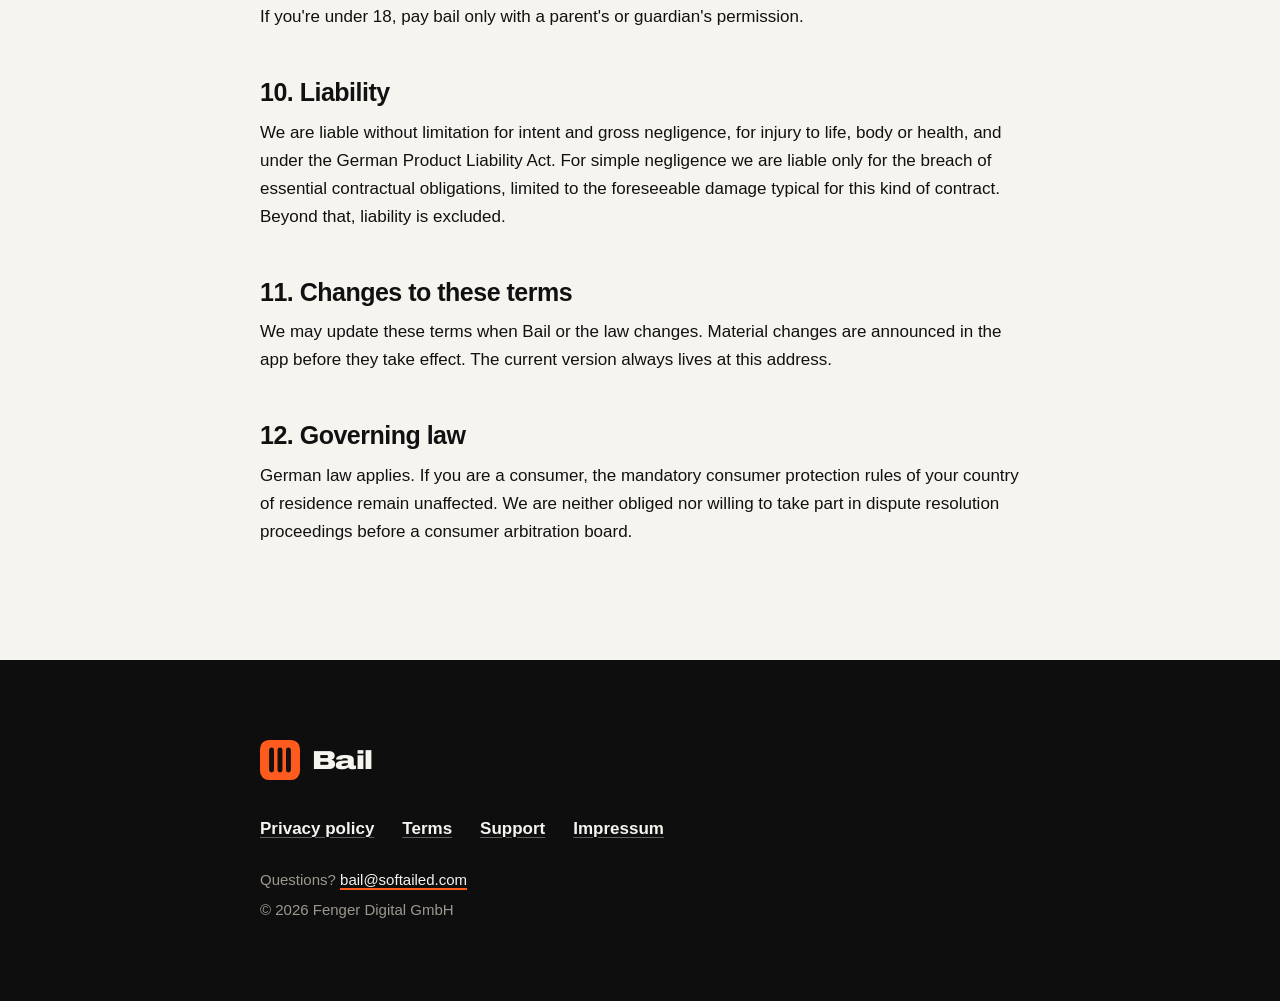
<file: terms/index.html>
<!DOCTYPE html>
<html lang="en">
<head>
<meta charset="utf-8">
<meta name="viewport" content="width=device-width, initial-scale=1">
<title>Terms of use · Bail</title>
<meta name="description" content="Bail's terms of use: sentence rules, paying bail and exactly what counts as an escape.">
<meta name="color-scheme" content="light dark">
<link rel="icon" href="../assets/favicon-32.png" sizes="32x32" type="image/png">
<link rel="icon" href="../assets/mark.svg" type="image/svg+xml">
<link rel="apple-touch-icon" href="../assets/apple-touch-icon.png">
<link rel="stylesheet" href="../style.css">
</head>
<body class="legal">

<header class="pagehead">
  <div class="wrap">
    <a class="brand" href="../" aria-label="Bail home"><img src="../assets/mark.svg" alt="" width="40" height="40"><span class="word">Bail</span></a>
    <p class="eyebrow">Legal</p>
    <h1>Terms of use</h1>
    <p class="stamp">Last updated 25 November 2026.</p>
  </div>
</header>

<main class="doc">
  <div class="wrap">
    <div class="prose">

      <p>The house rules in full. They're plain on purpose: where a joke would get in the way, we left it out.</p>

      <h2 id="who">1. Who we are</h2>
      <p>Bail is published by Fenger Digital GmbH, Wiesenstraße 6, 49074 Osnabrück, Germany ("we"). Apple licenses the app to you under its <a href="https://www.apple.com/legal/internet-services/itunes/dev/stdeula/" rel="noopener">Licensed Application End User License Agreement</a>. These terms add what is specific to Bail. You accept them when you start using Bail. Questions go to <a href="mailto:bail@softailed.com">bail@softailed.com</a>.</p>

      <h2 id="what">2. What Bail does</h2>
      <p>Bail locks apps, app categories and websites you pick (your inmates) for a set time (a sentence). A sentence ends in one of these ways:</p>
      <ul>
        <li><strong>Served:</strong> its time is up. That costs nothing.</li>
        <li><strong>Bailed out:</strong> you pay its bail, a price you set yourself when you lock up.</li>
        <li><strong>Paroled:</strong> if you chose parole as the way out, you solve its challenges. No charge.</li>
      </ul>
      <p>You can also choose <strong>no bail</strong>: then only time ends the sentence. With <strong>conditions</strong>, you solve challenges first and then pay the bail. Stop halfway and you pay nothing, and the sentence goes on.</p>
      <p>Bail runs on Apple's Screen Time. It works only while Bail has Screen Time access on your iPhone.</p>

      <h2 id="sentences">3. Sentence rules</h2>
      <ul>
        <li>When you hold to lock up, the door takes about 3 seconds to shut. Until it does, <strong>Wait, undo</strong> cancels the sentence. Nothing is locked and nothing is charged.</li>
        <li>Once the door has shut, a sentence can only get stricter. You can extend it, raise its bail or add inmates. You can't shorten it, lower its bail, remove inmates or delete it. Only its way out or time ends it.</li>
        <li><strong>Visits</strong> are open times inside a sentence. During a visit your apps are free, but the sentence stands: no edits, no early end. You can remove a visit later. You can't add one.</li>
        <li><strong>Repeats</strong> lock the same inmates on a weekly schedule. While a repeat is open, you can edit or delete it for free. While it's locked, nothing about it can change. Paying bail opens it until its next locked time, and the repeat itself stays.</li>
        <li><strong>Stricter now, softer tomorrow.</strong> Settings that make Bail stricter apply at once. Settings that relax it apply later: strict mode once nothing is locked.</li>
      </ul>

      <h2 id="paying">4. Paying bail</h2>
      <ul>
        <li>Bail is paid by in-app purchase through your Apple account. Apple sells and charges in its own name, under its own terms. Before you pay, Bail shows the exact price in your App Store currency.</li>
        <li>We never charge more than the bail you set when you locked up. You can raise it later, never lower it.</li>
        <li>Every payment needs a tick from you. It reads: "I want my apps released immediately. I understand that I lose my right of withdrawal once they are released and that bail is final." The wording follows what's inside: app, apps, website or websites.</li>
        <li>Under EU consumer law you can normally withdraw from a purchase within 14 days. Bail releases your apps the moment you pay. So with that tick you ask for the release to happen right away, and you accept that your right of withdrawal ends once it has.</li>
        <li><strong>Bail is final once paid.</strong> Your inmates are out, and the sentence goes on your rap sheet as bailed out.</li>
        <li>If Apple is still approving a payment (Ask to Buy, or your bank), your inmates stay locked until it goes through. If it fails, nothing is charged and the sentence goes on.</li>
        <li>With less than a minute left, you can't pay. Just wait.</li>
      </ul>

      <h2 id="refunds">5. Refunds</h2>
      <p>Refunds go through Apple, not us. We can't grant or refuse them. When you ask Apple for a refund, Apple may ask us about the purchase. By accepting these terms, you agree that we share purchase-related information with Apple for that, for example that the bail was used to release your apps. We tell Apple the bail was used. Apple decides. Your statutory rights stay unaffected.</p>

      <h2 id="escapes">6. Escapes</h2>
      <p>While a sentence is active, each of these counts as an escape, also called a jailbreak:</p>
      <ol>
        <li>deleting Bail;</li>
        <li>switching off Bail's Screen Time access;</li>
        <li>erasing or resetting your iPhone.</li>
      </ol>
      <p>A sentence is active from the moment the door shuts until it is served, bailed out or paroled, its visits included. A repeat is active while it is locked. This is the whole list.</p>
      <p>What an escape costs:</p>
      <ul>
        <li>The sentence goes on your rap sheet as escaped, and your clean streak resets.</li>
        <li>The escaped sentence waits for you. When you come back, you serve it again in full or pay its bail before you can lock up anything new. A sentence with no bail can only be served again.</li>
      </ul>
      <p>Bail recognises an escaped sentence by a small marker it keeps in your iPhone's Keychain, as far as iOS keeps it. We can't charge anyone after the fact, and we don't try.</p>

      <h2 id="strict">7. Strict mode</h2>
      <p>Strict mode is on by default. While a sentence is active, it has iOS refuse to delete any app, Bail included, and keep the date and time set automatically. Switching it off applies once nothing is locked.</p>

      <h2 id="limits">8. Screen Time is Apple's</h2>
      <p>Bail relies on Apple's Screen Time, and Apple may change how it works. We take reasonable care, but we can't promise that iOS enforces every lock at every moment. If iOS lifts a lock early, you owe nothing for it. If a lock stays up after its time, open Bail: it releases what's due whenever it opens. If it doesn't, write to us.</p>
      <p>Bail is a self-control tool. It is not medical or psychological help, and we make no promises about your willpower.</p>

      <h2 id="minors">9. Under 18</h2>
      <p>If you're under 18, pay bail only with a parent's or guardian's permission.</p>

      <h2 id="liability">10. Liability</h2>
      <p>We are liable without limitation for intent and gross negligence, for injury to life, body or health, and under the German Product Liability Act. For simple negligence we are liable only for the breach of essential contractual obligations, limited to the foreseeable damage typical for this kind of contract. Beyond that, liability is excluded.</p>

      <h2 id="changes">11. Changes to these terms</h2>
      <p>We may update these terms when Bail or the law changes. Material changes are announced in the app before they take effect. The current version always lives at this address.</p>

      <h2 id="law">12. Governing law</h2>
      <p>German law applies. If you are a consumer, the mandatory consumer protection rules of your country of residence remain unaffected. We are neither obliged nor willing to take part in dispute resolution proceedings before a consumer arbitration board.</p>

    </div>
  </div>
</main>

<footer class="foot">
  <div class="wrap">
    <a class="brand" href="../" aria-label="Bail home"><img src="../assets/mark.svg" alt="" width="40" height="40"><span class="word">Bail</span></a>
    <nav aria-label="Legal">
      <a href="../privacy/">Privacy policy</a>
      <a href="../terms/">Terms</a>
      <a href="../support/">Support</a>
      <a href="../impressum/">Impressum</a>
    </nav>
    <p class="small">Questions? <a href="mailto:bail@softailed.com">bail@softailed.com</a></p>
    <p class="small">&copy; 2026 Fenger Digital GmbH</p>
  </div>
</footer>

</body>
</html>
</file>
<file: style.css>
/* ---------------------------------------------------------------------------
   Bail site: the landing page plus the legal pages (privacy, terms, support,
   impressum). Plain static HTML and CSS, no build step, served by GitHub
   Pages.

   Look: the app's own tokens from STYLE_GUIDE.md in the app repo. Light bands
   are A Jumpsuit (Paper, ink, Jumpsuit orange), dark bands are A at night.
   The orange is a fill, never small text on Paper (2.8:1). Archivo Expanded
   Black (self-hosted, SIL OFL, assets/fonts) is only for the wordmark,
   countdowns and money. Everything else is the system font.

   The phones on the landing are drawn in HTML from those tokens, so they
   cannot go stale against a screenshot. The mark is never drawn by hand:
   assets/mark.svg and the PNG icons come from mobile/scripts/
   make-brand-assets.js in the app repo, from the one geometry in
   src/brand/mark.json.

   Rules (kit playbook 3b):
   - NO external requests on any page. No CDN, no web font service, no
     analytics. Visitor IPs to Google do not mix with serving an Impressum
     (LG Muenchen I, 3 O 17493/20).
   - noindex on every page until the release; remove it then.
   - Any round that adds or removes a feature updates the landing in the
     same round. No pricing section: the store is the source of truth.
   - Copy: sentence case, no exclamation marks, no em dashes, no emoji.
   ------------------------------------------------------------------------ */

@font-face {
  font-family: "Archivo Expanded";
  src: url("assets/fonts/ArchivoExpanded-Black.ttf") format("truetype");
  font-weight: 900;
  font-style: normal;
  font-display: swap;
}

*, *::before, *::after { box-sizing: border-box; }

:root {
  --sans: -apple-system, BlinkMacSystemFont, "SF Pro Text", "Segoe UI", Roboto, "Helvetica Neue", Arial, sans-serif;
  --num: "Archivo Expanded", -apple-system, BlinkMacSystemFont, "Segoe UI", sans-serif;

  /* A Jumpsuit (light) */
  --paper: #F6F4EF;
  --ink: #111111;
  --muted: #6E6A64;
  --card: #FFFFFF;
  --line: #E4E0D8;
  --tile: #ECE8E0;
  --served: #111111;
  --left: #D9D4CA;
  --dot: #B9B3A8;

  /* A at night (dark) */
  --night: #0E0E0E;
  --night-ink: #F6F4EF;
  --night-muted: #9C978F;
  --night-card: #1A1A1A;
  --night-line: #2A2A2A;
  --night-tile: #2A2A2A;
  --night-served: #F6F4EF;
  --night-left: #3A3A3A;

  /* Both */
  --accent: #FF5B1F;
  --on-accent: #111111;

  --wrap: 1120px;
  --pad: clamp(16px, 5vw, 48px);
}

/* Scheme variables. Every component reads these, so the same markup works on
   a light band, a dark band and inside a phone screen of either mode. */
body, .light {
  --bg: var(--paper);
  --fg: var(--ink);
  --fg2: var(--muted);
  --cbg: var(--card);
  --cline: var(--line);
  --ctile: var(--tile);
  --srv: var(--served);
  --lft: var(--left);
  --sdot: var(--dot);
  --kick: var(--muted);
}
.dark {
  --bg: var(--night);
  --fg: var(--night-ink);
  --fg2: var(--night-muted);
  --cbg: var(--night-card);
  --cline: var(--night-line);
  --ctile: var(--night-tile);
  --srv: var(--night-served);
  --lft: var(--night-left);
  --sdot: var(--night-muted);
  --kick: var(--accent);
}
.orange {
  --bg: var(--accent);
  --fg: var(--on-accent);
  --fg2: var(--on-accent);
  --kick: var(--on-accent);
}

html { -webkit-text-size-adjust: 100%; text-size-adjust: 100%; }
body {
  margin: 0;
  background: var(--bg);
  color: var(--fg);
  font-family: var(--sans);
  font-size: 17px;
  line-height: 1.55;
  -webkit-font-smoothing: antialiased;
}
img, svg { display: block; max-width: 100%; }
h1, h2, h3 { margin: 0; text-wrap: balance; }
p { margin: 0; text-wrap: pretty; }

a {
  color: inherit;
  text-decoration: underline;
  text-decoration-color: var(--accent);
  text-decoration-thickness: 2px;
  text-underline-offset: 3px;
}
a:hover { text-decoration-thickness: 3px; }
.orange a { text-decoration-color: currentColor; }
:where(a, button, input):focus-visible { outline: 2px solid var(--fg); outline-offset: 3px; border-radius: 6px; }

.wrap { max-width: var(--wrap); margin: 0 auto; }
.num { font-family: var(--num); font-weight: 900; }
.ui { font-weight: 700; white-space: nowrap; }

/* ---------- brand row ---------- */

.brand { display: inline-flex; align-items: center; gap: 12px; color: var(--fg); text-decoration: none; }
.brand img { width: 40px; height: 40px; }
.brand .word { font-family: var(--num); font-weight: 900; font-size: 26px; line-height: 1; letter-spacing: -0.02em; }

/* ---------- bands ---------- */

.band { background: var(--bg); color: var(--fg); padding: clamp(72px, 11vw, 136px) var(--pad); overflow: hidden; }
.split { display: grid; gap: clamp(44px, 6vw, 80px); align-items: center; }
@media (min-width: 900px) {
  .split { grid-template-columns: minmax(0, 1fr) minmax(0, 1fr); }
  .split.rev > .visual { order: -1; }
}

.eyebrow { margin: 0 0 16px; font-size: 15px; font-weight: 600; letter-spacing: 0.06em; color: var(--kick); }
.band h2 { font-size: clamp(34px, 5.2vw, 60px); font-weight: 800; letter-spacing: -0.03em; line-height: 1.04; }
.lead { margin-top: 22px; font-size: clamp(18px, 2vw, 21px); line-height: 1.5; max-width: 31em; }
.lead + .lead { margin-top: 14px; }
.soft { color: var(--fg2); }
.more { font-weight: 700; }
.band .after { margin-top: 28px; font-weight: 700; }

/* ---------- hero ---------- */

.hero { padding-top: clamp(20px, 4vw, 36px); }
.topbar { display: flex; align-items: center; justify-content: space-between; gap: 16px; margin-bottom: clamp(48px, 8vw, 96px); }
.topbar .toplink { font-weight: 700; font-size: 16px; }
.hero h1 { font-size: clamp(44px, 7.4vw, 84px); font-weight: 800; letter-spacing: -0.035em; line-height: 0.98; }
.cta { display: flex; flex-wrap: wrap; align-items: center; gap: 14px 26px; margin-top: 34px; }
.note { margin-top: 18px; font-size: 15px; color: var(--fg2); }

.pill {
  display: inline-flex; align-items: center; gap: 10px;
  min-height: 46px; padding: 10px 20px; border-radius: 999px;
  border: 1.5px solid var(--fg); color: var(--fg);
  font-weight: 700; font-size: 16px; line-height: 1.2;
}
.pill::before { content: ""; flex: none; width: 9px; height: 9px; border-radius: 50%; background: var(--accent); }

/* Apple's own badge, unmodified, from release day on (2026-11-25). Apple asks
   for 40px or more on screen and clear space of a quarter of its height. */
.store { display: inline-flex; flex: none; margin: 12px 0; border-radius: 9px; }
.store img { display: block; height: 48px; width: auto; }
.store:focus-visible { outline: 2px solid var(--fg); outline-offset: 4px; }
.orange .pill::before { background: var(--on-accent); }

/* ---------- phones (drawn from the tokens) ---------- */

.phone {
  container-type: inline-size;
  position: relative;
  width: min(330px, 100%);
  margin: 0 auto;
  padding: 11px;
  border-radius: 58px;
  background: #111111;
  box-shadow: 0 50px 90px -40px rgba(17, 17, 17, 0.45);
}
.dark .phone { background: #1A1A1A; box-shadow: 0 0 0 1px #2A2A2A, 0 50px 90px -40px rgba(0, 0, 0, 0.9); }

/* 1 design pixel of a 390 pt wide iPhone screen: everything inside scales. */
.screen {
  --u: calc(100cqw / 390);
  position: relative;
  aspect-ratio: 390 / 844;
  overflow: hidden;
  border-radius: calc(var(--u) * 47);
  background: var(--bg);
  color: var(--fg);
  font-size: calc(var(--u) * 16);
  line-height: 1.25;
}

.sbar {
  position: absolute; left: 0; right: 0; top: 0; z-index: 2;
  height: calc(var(--u) * 54);
  display: flex; align-items: center; justify-content: space-between;
  padding: calc(var(--u) * 4) calc(var(--u) * 30) 0 calc(var(--u) * 50);
  font-size: calc(var(--u) * 17); font-weight: 600; letter-spacing: -0.01em;
}
.sbar .icons { display: flex; align-items: center; gap: calc(var(--u) * 6); }
.sbar .sig { width: calc(var(--u) * 18); height: calc(var(--u) * 12); }
.sbar .wifi { width: calc(var(--u) * 16); height: calc(var(--u) * 12); }
.sbar .bat { width: calc(var(--u) * 27); height: calc(var(--u) * 13); }
.island {
  position: absolute; z-index: 3; top: calc(var(--u) * 11); left: 50%;
  width: calc(var(--u) * 124); height: calc(var(--u) * 36); margin-left: calc(var(--u) * -62);
  border-radius: 999px; background: #000000;
}

/* Jail tab */
.jail {
  position: absolute; inset: 0;
  padding: calc(var(--u) * 70) calc(var(--u) * 20) 0;
  display: flex; flex-direction: column; gap: calc(var(--u) * 16);
}
.jail .title { font-size: calc(var(--u) * 34); font-weight: 800; letter-spacing: -0.02em; line-height: 1.1; }
.jail .stats { margin-top: calc(var(--u) * 6); display: flex; align-items: center; gap: calc(var(--u) * 4); font-size: calc(var(--u) * 14); color: var(--fg2); }
.jail .stats svg { width: calc(var(--u) * 14); height: calc(var(--u) * 14); }
.mcard {
  background: var(--cbg); border: 1px solid var(--cline);
  border-radius: calc(var(--u) * 22);
  padding: calc(var(--u) * 18) calc(var(--u) * 20);
  display: flex; flex-direction: column; gap: calc(var(--u) * 10);
}
.mrow { display: flex; align-items: center; justify-content: space-between; gap: calc(var(--u) * 12); }
.tiles { display: flex; align-items: center; gap: calc(var(--u) * 6); }
.tiles i {
  width: calc(var(--u) * 32); height: calc(var(--u) * 32); border-radius: calc(var(--u) * 8);
  background: var(--ctile); color: var(--fg); display: grid; place-items: center;
}
.tiles i svg { width: calc(var(--u) * 18); height: calc(var(--u) * 18); }
.tiles span { font-size: calc(var(--u) * 13); font-weight: 600; color: var(--fg2); }
.cname { font-size: calc(var(--u) * 15); font-weight: 600; }
.count { font-family: var(--num); font-weight: 900; font-variant-numeric: tabular-nums; font-size: calc(var(--u) * 50); line-height: 1; white-space: nowrap; }
.outat { font-size: calc(var(--u) * 14); color: var(--fg2); }
.chip {
  flex: none; white-space: nowrap;
  font-size: calc(var(--u) * 14); font-weight: 700; line-height: 1.2;
  padding: calc(var(--u) * 6) calc(var(--u) * 12); border-radius: 999px;
  background: var(--accent); color: var(--on-accent);
}
.chip.nobail { background: none; color: var(--fg); box-shadow: inset 0 0 0 1px var(--fg); }
.ticks { display: flex; gap: calc(var(--u) * 4); }
.ticks i { flex: 1; height: calc(var(--u) * 18); border-radius: calc(var(--u) * 2); background: var(--lft); }
.ticks i.on { background: var(--srv); }
.lockbtn {
  position: absolute; left: 50%; bottom: calc(var(--u) * 108);
  width: calc(var(--u) * 64); height: calc(var(--u) * 76); margin-left: calc(var(--u) * -32);
  filter: drop-shadow(0 calc(var(--u) * 10) calc(var(--u) * 12) rgba(17, 17, 17, 0.16));
}
.tabbar {
  position: absolute; left: 50%; bottom: calc(var(--u) * 28);
  width: calc(var(--u) * 220); height: calc(var(--u) * 62); margin-left: calc(var(--u) * -110);
  border-radius: 999px; background: rgba(255, 255, 255, 0.86); border: 1px solid var(--cline);
  box-shadow: 0 calc(var(--u) * 8) calc(var(--u) * 24) rgba(17, 17, 17, 0.06);
  display: flex; align-items: center; justify-content: space-around;
}
.tabbar span { display: flex; flex-direction: column; align-items: center; gap: calc(var(--u) * 2); font-size: calc(var(--u) * 11); font-weight: 600; color: var(--fg2); }
.tabbar span.on { color: var(--fg); font-weight: 700; }
.tabbar svg { width: calc(var(--u) * 24); height: calc(var(--u) * 24); }

/* Shield (iOS draws it: colours, icon, title, subtitle, two buttons) */
.shield {
  position: absolute; inset: 0;
  display: flex; flex-direction: column; align-items: center; text-align: center;
  padding: calc(var(--u) * 54) calc(var(--u) * 28) calc(var(--u) * 44);
}
.shield .mid { flex: 1; display: flex; flex-direction: column; align-items: center; justify-content: center; gap: calc(var(--u) * 18); }
.shield .mid img { width: calc(var(--u) * 88); height: calc(var(--u) * 88); }
.shield .stitle { font-size: calc(var(--u) * 26); font-weight: 800; letter-spacing: -0.01em; line-height: 1.2; }
.shield .ssub { font-size: calc(var(--u) * 17); line-height: 1.4; color: var(--fg2); }
.shield .btns { width: 100%; display: flex; flex-direction: column; gap: calc(var(--u) * 10); }
.sbtn {
  height: calc(var(--u) * 56); border-radius: calc(var(--u) * 16);
  background: var(--accent); color: var(--on-accent);
  font-size: calc(var(--u) * 17); font-weight: 700; display: grid; place-items: center;
}
.sbtn.plain { height: calc(var(--u) * 48); background: none; color: var(--fg); font-size: calc(var(--u) * 16); font-weight: 600; }

/* ---------- shield band list ---------- */

.facts { margin: 28px 0 0; padding: 0; list-style: none; display: grid; gap: 12px; max-width: 30em; }
.facts li { position: relative; padding-left: 28px; font-size: 18px; }
.facts li::before { content: ""; position: absolute; left: 0; top: 0.32em; width: 12px; height: 12px; border-radius: 3px; background: var(--accent); }

/* ---------- how it works ---------- */

.steps { display: grid; gap: 16px; margin-top: 48px; }
@media (min-width: 820px) { .steps { grid-template-columns: repeat(3, minmax(0, 1fr)); } }
.step {
  background: var(--cbg); border: 1px solid var(--cline); border-radius: 22px;
  padding: 24px; display: flex; flex-direction: column; gap: 10px;
}
.step .n { font-family: var(--num); font-weight: 900; font-size: 15px; color: var(--fg2); }
.step h3 { font-size: 22px; font-weight: 800; letter-spacing: -0.02em; line-height: 1.2; }
.step p { color: var(--fg2); }
.step .viz { margin-top: auto; padding-top: 12px; display: flex; flex-wrap: wrap; align-items: center; gap: 8px; }
.viz i {
  width: 40px; height: 40px; border-radius: 10px; background: var(--ctile); color: var(--fg);
  display: grid; place-items: center;
}
.viz i svg { width: 22px; height: 22px; }
.viz .plus { font-size: 15px; font-weight: 700; color: var(--fg2); }
.dchip {
  height: 36px; padding: 0 14px; border-radius: 999px; border: 1px solid var(--cline);
  display: inline-flex; align-items: center; font-size: 15px; font-weight: 700; white-space: nowrap;
}
.dchip.on { background: var(--fg); color: var(--bg); border-color: var(--fg); }
.dchip.bail { background: var(--accent); color: var(--on-accent); border-color: var(--accent); }
.dchip.out { border-color: var(--fg); }

.hold {
  margin-top: 16px; display: grid; gap: 22px; align-items: center;
  background: var(--cbg); border: 1px solid var(--cline); border-radius: 22px; padding: 24px;
}
@media (min-width: 820px) { .hold { grid-template-columns: minmax(0, 360px) minmax(0, 1fr); gap: 36px; padding: 28px 32px; } }
.holdbtn {
  position: relative; overflow: hidden; height: 56px; border-radius: 999px;
  background: var(--ctile); display: grid; place-items: center;
  font-size: 17px; font-weight: 700; color: var(--ink);
}
.holdbtn::before { content: ""; position: absolute; left: 0; top: 0; bottom: 0; width: 64%; background: var(--accent); }
.holdbtn span { position: relative; }
.hold h3 { font-size: 22px; font-weight: 800; letter-spacing: -0.02em; line-height: 1.25; }
.hold p { margin-top: 8px; color: var(--fg2); }

/* ---------- panels (demo widgets and cards beside the copy) ---------- */

.panel {
  background: var(--cbg); border: 1px solid var(--cline); border-radius: 28px;
  padding: clamp(18px, 4vw, 30px);
}

/* Way out demo */
.wayout { container-type: inline-size; }
.seg { display: grid; grid-template-columns: repeat(3, minmax(0, 1fr)); gap: 4px; padding: 4px; border-radius: 999px; background: var(--ctile); }
.seg button {
  height: 44px; border: 0; border-radius: 999px; background: transparent; color: var(--fg);
  font: inherit; font-size: 16px; font-weight: 700; cursor: pointer;
}
.seg button[aria-selected="true"] { background: var(--fg); color: var(--bg); }
.stage { min-height: 196px; display: flex; flex-direction: column; align-items: center; justify-content: center; gap: 12px; padding: 20px 0 10px; text-align: center; }
.bigamt {
  font-family: var(--num); font-weight: 900; line-height: 1; white-space: nowrap;
  font-size: min(96px, calc(88cqw / var(--w, 2.4)));
}
.amtline { min-height: 1.5em; font-size: 17px; color: var(--fg2); }
.ctl { min-height: 78px; }
.ctl[hidden] { display: none; }
.range { position: relative; height: 44px; }
.range .track, .range .fill { position: absolute; left: 14px; top: 20px; height: 4px; border-radius: 2px; }
.range .track { right: 14px; background: var(--lft); }
.range .fill { width: calc((100% - 28px) * var(--p, 0.3333)); background: var(--srv); }
.range .stops { position: absolute; left: 14px; right: 14px; top: 0; bottom: 0; pointer-events: none; }
.range .stops i { position: absolute; top: 19px; width: 6px; height: 6px; margin-left: -3px; border-radius: 50%; background: var(--sdot); }
.range input {
  position: absolute; inset: 0; width: 100%; height: 44px; margin: 0;
  background: transparent; cursor: pointer;
  -webkit-appearance: none; appearance: none;
}
.range input::-webkit-slider-runnable-track { height: 44px; background: transparent; border: 0; }
.range input::-webkit-slider-thumb {
  -webkit-appearance: none; appearance: none;
  width: 28px; height: 28px; margin-top: 8px; border: 0; border-radius: 50%;
  background: var(--accent); box-shadow: 0 0 0 4px var(--cbg), 0 0 0 5px var(--fg);
}
.range input::-moz-range-track { height: 44px; background: transparent; border: 0; }
.range input::-moz-range-thumb {
  width: 28px; height: 28px; border: 0; border-radius: 50%;
  background: var(--accent); box-shadow: 0 0 0 4px var(--cbg), 0 0 0 5px var(--fg);
}
.range input:focus-visible { outline: none; }
.range input:focus-visible::-webkit-slider-thumb { box-shadow: 0 0 0 4px var(--cbg), 0 0 0 7px var(--fg); }
.range input:focus-visible::-moz-range-thumb { box-shadow: 0 0 0 4px var(--cbg), 0 0 0 7px var(--fg); }
.ends { display: flex; justify-content: space-between; padding: 2px 4px 0; font-size: 14px; font-weight: 600; color: var(--fg2); }
.ctl .label { font-size: 14px; font-weight: 600; color: var(--fg2); margin-bottom: 8px; }
.levels { display: grid; grid-template-columns: repeat(3, minmax(0, 1fr)); gap: 8px; }
.levels button {
  height: 44px; border-radius: 999px; border: 1px solid var(--cline); background: transparent; color: var(--fg);
  font: inherit; font-size: 15px; font-weight: 700; cursor: pointer;
}
.levels button[aria-pressed="true"] { background: var(--fg); color: var(--bg); border-color: var(--fg); }
.ctl.show { display: flex; flex-direction: column; justify-content: center; gap: 4px; text-align: center; font-size: 15px; color: var(--fg2); }
.ctl.show[hidden] { display: none; }
.ctl.show .ui { color: var(--fg); white-space: normal; }
.sum { margin-top: 18px; text-align: center; font-weight: 700; }
.fine { margin-top: 14px; font-size: 15px; color: var(--fg2); }

/* Parole card */
.sec { display: grid; grid-template-columns: repeat(3, minmax(0, 1fr)); gap: 8px; }
.sec div { border: 1px solid var(--cline); border-radius: 18px; padding: 14px 8px 12px; text-align: center; }
.sec div.on { background: var(--fg); color: var(--bg); border-color: var(--fg); }
.sec b { display: block; font-family: var(--num); font-weight: 900; font-size: 32px; line-height: 1; }
.sec span { display: block; margin-top: 6px; font-size: 13px; font-weight: 700; }
.clist { margin: 18px 0 0; padding: 0; list-style: none; }
.clist li { display: grid; grid-template-columns: 40px minmax(0, 1fr); gap: 14px; align-items: center; padding: 14px 0; border-top: 1px solid var(--cline); }
.clist i { width: 40px; height: 40px; border-radius: 10px; background: var(--ctile); color: var(--fg); display: grid; place-items: center; }
.clist i svg { width: 22px; height: 22px; }
.clist b { display: block; font-weight: 700; line-height: 1.3; }
.clist span { display: block; font-size: 15px; line-height: 1.4; color: var(--fg2); }
.cfoot { padding-top: 14px; border-top: 1px solid var(--cline); font-size: 15px; color: var(--fg2); }

/* Week demo */
.presets { display: flex; flex-wrap: wrap; gap: 8px; }
.presets button {
  height: 40px; padding: 0 16px; border-radius: 999px; border: 1px solid var(--cline);
  background: transparent; color: var(--fg); font: inherit; font-size: 15px; font-weight: 700; cursor: pointer;
}
.presets button[aria-pressed="true"] { background: var(--fg); color: var(--bg); border-color: var(--fg); }
.ptime { margin-top: 14px; font-size: 15px; color: var(--fg2); }
.whead { display: flex; flex-wrap: wrap; justify-content: space-between; align-items: center; gap: 8px 16px; margin-top: 22px; }
.whead b { font-size: 15px; }
.legend { display: flex; flex-wrap: wrap; gap: 6px 14px; font-size: 13px; font-weight: 600; color: var(--fg2); }
.legend span { display: inline-flex; align-items: center; gap: 6px; }
.legend i { width: 14px; height: 9px; border-radius: 2px; }
.legend .lk { background: var(--srv); }
.legend .op { background: var(--ctile); }
.legend .nw { width: 3px; height: 13px; border-radius: 1px; background: var(--accent); }
.wrows { margin-top: 12px; display: grid; gap: 7px; }
.wrow { display: grid; grid-template-columns: 34px minmax(0, 1fr); align-items: center; gap: 8px; }
.wrow b { font-size: 12px; font-weight: 700; color: var(--fg2); }
.wrow.today b { color: var(--fg); }
.wbar { position: relative; height: 12px; border-radius: 3px; background: var(--ctile); }
.wbar .now { position: absolute; top: -3px; bottom: -3px; left: 53.26%; width: 3px; margin-left: -1.5px; border-radius: 2px; background: var(--accent); }
.axis { position: relative; height: 16px; margin: 8px 0 0 42px; font-size: 11px; font-weight: 600; color: var(--fg2); }
.axis span { position: absolute; top: 0; transform: translateX(-50%); }
.axis span:first-child { transform: none; }
.axis span:last-child { transform: translateX(-100%); }
.wstatus { margin-top: 18px; font-weight: 700; }
.wnote { margin-top: 4px; font-size: 15px; color: var(--fg2); }
.visits h3 { font-size: 22px; font-weight: 800; letter-spacing: -0.02em; }
.visits p { margin-top: 8px; max-width: 31em; }
.visits p + h3 { margin-top: 28px; }
/* Copy, demo, then visits on a phone; visits under the copy beside the demo
   on a wide screen. */
@media (min-width: 900px) {
  .split.trio { grid-template-areas: "copy visual" "visits visual"; row-gap: 0; }
  .split.trio > .copy { grid-area: copy; align-self: end; }
  .split.trio > .visual { grid-area: visual; }
  .split.trio > .visits { grid-area: visits; align-self: start; margin-top: 36px; padding-top: 28px; border-top: 1px solid var(--cline); }
}

/* Fund card */
.fund .ttl { font-size: 16px; font-weight: 700; }
.fund .amt { margin-top: 12px; font-family: var(--num); font-weight: 900; line-height: 1; font-size: clamp(60px, 9vw, 92px); }
.fund .cap { margin-top: 10px; color: var(--fg2); }
.moves { margin-top: 24px; }
/* Round 6: two groups, one colour for every dot, full sentences that wrap in any language. */
.moves .mtitle { font-size: 20px; font-weight: 800; margin: 0 0 6px; padding-top: 16px; border-top: 1px solid var(--cline); }
.moves .mlabel { font-size: 14px; font-weight: 600; letter-spacing: 0.06em; color: var(--fg2); margin: 14px 0 6px; }
.moves ul { list-style: none; margin: 0; padding: 0; display: flex; flex-direction: column; gap: 8px; }
.moves li { position: relative; padding-left: 18px; font-size: 17px; line-height: 1.4; }
.moves li::before { content: ""; position: absolute; left: 0; top: 0.55em; width: 6px; height: 6px; border-radius: 3px; background: currentColor; }

/* Card grids */
.cards { display: grid; gap: 16px; margin-top: 48px; }
@media (min-width: 700px) { .cards { grid-template-columns: repeat(2, minmax(0, 1fr)); } }
@media (min-width: 1060px) { .cards { grid-template-columns: repeat(4, minmax(0, 1fr)); } }
.card { background: var(--cbg); border: 1px solid var(--cline); border-radius: 22px; padding: 24px; }
.card h3 { font-size: 20px; font-weight: 800; letter-spacing: -0.02em; line-height: 1.2; }
.card p { margin-top: 8px; color: var(--fg2); }

/* Closing band */
.closing { text-align: center; }
.closing .bigword { font-family: var(--num); font-weight: 900; letter-spacing: -0.02em; line-height: 0.9; font-size: clamp(72px, 16vw, 168px); }
.closing h2 { margin-top: 28px; }
.closing .lead { margin-left: auto; margin-right: auto; }
.closing .cta { justify-content: center; }

/* ---------- footer ---------- */

.foot { background: var(--night); color: var(--night-ink); padding: clamp(48px, 8vw, 80px) var(--pad); }
.foot .brand { color: var(--night-ink); }
.foot nav { display: flex; flex-wrap: wrap; gap: 12px 28px; margin: 28px 0 26px; }
.foot nav a { text-decoration-color: rgba(246, 244, 239, 0.35); text-decoration-thickness: 1px; font-weight: 600; }
.foot nav a:hover { text-decoration-color: var(--accent); text-decoration-thickness: 2px; }
.foot .small { font-size: 15px; color: var(--night-muted); }
.foot .small + .small { margin-top: 6px; }
.foot .small a { color: var(--night-ink); }
.foot :where(a):focus-visible { outline-color: var(--night-ink); }

/* ---------- legal pages ---------- */

.pagehead { padding: clamp(24px, 4vw, 36px) var(--pad) clamp(28px, 5vw, 44px); }
.pagehead .wrap, .doc .wrap, .legal .foot .wrap { max-width: 760px; }
.pagehead .eyebrow { margin-top: clamp(40px, 7vw, 72px); }
.pagehead h1 { font-size: clamp(36px, 6vw, 54px); font-weight: 800; letter-spacing: -0.03em; line-height: 1.04; }
.stamp { margin-top: 14px; color: var(--fg2); }
.doc { padding: 0 var(--pad) clamp(56px, 9vw, 100px); }
.prose { font-size: 17px; line-height: 1.65; }
.prose > :first-child { margin-top: 0; }
.prose h2 { font-size: clamp(21px, 2.6vw, 25px); font-weight: 800; letter-spacing: -0.02em; line-height: 1.25; margin: 46px 0 10px; }
.prose h3 { font-size: 18px; font-weight: 700; line-height: 1.35; margin: 28px 0 6px; }
.prose p, .prose ul, .prose ol { margin: 0 0 14px; }
.prose ul, .prose ol { padding-left: 24px; }
.prose li { margin: 7px 0; padding-left: 2px; }
.prose li::marker { color: var(--fg2); }
.prose ol li::marker { font-weight: 700; color: var(--fg); }
.prose strong { font-weight: 700; }
.prose blockquote { margin: 0 0 14px; padding: 14px 18px; border-left: 4px solid var(--accent); background: var(--cbg); border-radius: 0 14px 14px 0; }
.callout { background: var(--cbg); border: 1px solid var(--cline); border-radius: 22px; padding: clamp(18px, 3vw, 26px); margin: 0 0 36px; }
.callout > :last-child { margin-bottom: 0; }
.callout h2 { margin-top: 0; }
.contact { background: var(--night-card); color: var(--night-ink); border-radius: 22px; padding: clamp(20px, 3vw, 28px); margin: 0 0 36px; }
.contact p { margin: 0; }
.contact p + p { margin-top: 8px; color: var(--night-muted); }
.contact a { color: var(--night-ink); }
.addr { font-style: normal; }

/* The legal pages follow the iPhone's appearance (A at night in dark mode),
   since the app opens them from Settings. The landing keeps its bands. */
@media (prefers-color-scheme: dark) {
  body.legal {
    --bg: var(--night);
    --fg: var(--night-ink);
    --fg2: var(--night-muted);
    --cbg: var(--night-card);
    --cline: var(--night-line);
    --ctile: var(--night-tile);
    --srv: var(--night-served);
    --lft: var(--night-left);
    --sdot: var(--night-muted);
    --kick: var(--accent);
  }
  body.legal .contact { background: var(--night-card); box-shadow: inset 0 0 0 1px var(--night-line); }
}
</file>
